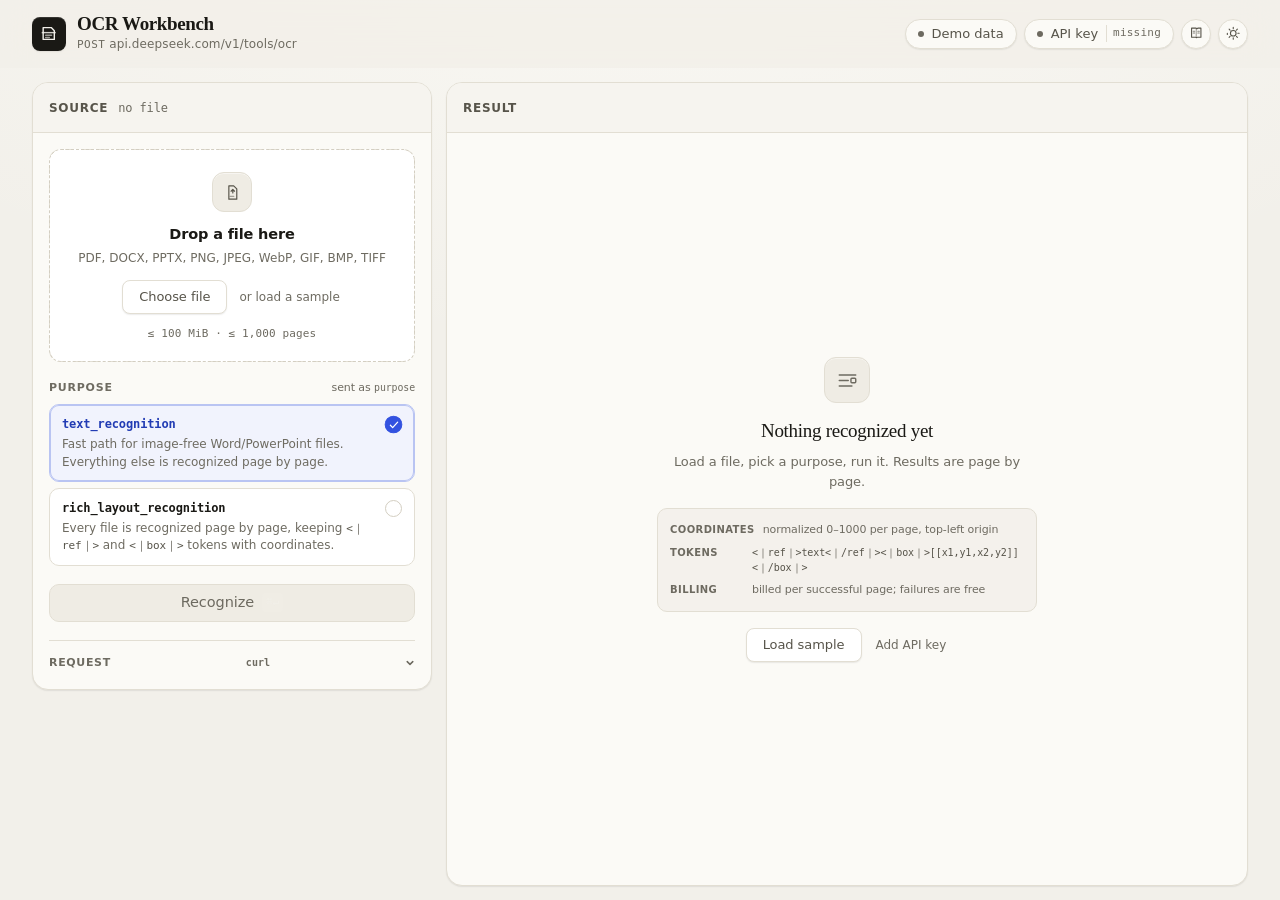
<file: index.html>
<!doctype html>
<html lang="en" data-theme="light">
<head>
<meta charset="utf-8" />
<meta name="viewport" content="width=device-width, initial-scale=1, viewport-fit=cover" />
<title>OCR Workbench</title>
<meta name="color-scheme" content="light dark" />
<meta name="description" content="Test the DeepSeek OCR API in the browser: drop a PDF, image or Word file, then read the result page by page with every ｜box｜ drawn back onto the page." />

<link rel="icon" href="assets/icon.svg" type="image/svg+xml" />
<link rel="icon" href="assets/favicon-32.png" sizes="32x32" type="image/png" />
<link rel="apple-touch-icon" href="assets/apple-touch-icon.png" />
<link rel="manifest" href="site.webmanifest" />
<meta name="theme-color" content="#f2f0ea" media="(prefers-color-scheme: light)" />
<meta name="theme-color" content="#151517" media="(prefers-color-scheme: dark)" />

<meta property="og:type" content="website" />
<meta property="og:site_name" content="OCR Workbench" />
<meta property="og:title" content="OCR Workbench — see what the DeepSeek OCR API actually returns" />
<meta property="og:description" content="Drop a PDF, image or Word file. Read it page by page, with every ｜ref｜ and ｜box｜ token drawn back onto the page." />
<meta property="og:image" content="assets/og-image.png" />
<meta property="og:image:width" content="1200" />
<meta property="og:image:height" content="630" />
<meta property="og:image:alt" content="OCR Workbench: a document page with recognized text surrounded by coordinate boxes." />
<meta name="twitter:card" content="summary_large_image" />
<meta name="twitter:title" content="OCR Workbench — DeepSeek OCR API" />
<meta name="twitter:description" content="Drop a PDF, image or Word file. Read it page by page, with every ｜ref｜ and ｜box｜ token drawn back onto the page." />
<meta name="twitter:image" content="assets/og-image.png" />
<link rel="stylesheet" href="styles.css" />
<script src="js/parse.js" defer></script>
<script src="js/render-md.js" defer></script>
<script src="js/app.js" defer></script>
</head>
<body>
<a class="skip-link" href="#requestPanel">Skip to source</a>

<header class="app-header">
  <div class="brand">
    <span class="mark" aria-hidden="true">
      <svg viewBox="0 0 24 24" fill="none" stroke="currentColor" stroke-width="1.6">
        <path d="M4.75 5.25h9.25l3.5 3.5v10h-12.75z" stroke-linejoin="round" />
        <path class="mark-scan" d="M3.1 11h16" />
        <path d="M7.6 14h6.8M7.6 16.6h4.2" stroke-linecap="round" opacity=".6" />
      </svg>
    </span>
    <div class="brand-copy">
      <h1 class="brand-title">OCR Workbench</h1>
      <p class="brand-sub"><span class="mono">POST</span> api.deepseek.com/v1/tools/ocr</p>
    </div>
  </div>

  <div class="header-actions">
    <button class="pill" id="demoToggle" type="button" aria-pressed="false" title="Toggle demo data">
      <span class="pill-dot" aria-hidden="true"></span>
      <span class="pill-text"><span class="pill-text-long">Demo data</span><span class="pill-text-short">Demo</span></span>
    </button>
    <button class="pill pill--key" id="keyBtn" type="button" aria-haspopup="dialog">
      <span class="pill-dot" id="keyDot" aria-hidden="true"></span>
      <span class="pill-text"><span class="pill-text-long">API key</span><span class="pill-text-short">Key</span></span>
      <span class="pill-state mono" id="keyState">missing</span>
    </button>
    <a class="icon-btn" id="readmeBtn" href="readme.html" aria-label="How this works" title="How this works">
      <svg viewBox="0 0 24 24" fill="none" stroke="currentColor" stroke-width="1.6" aria-hidden="true">
        <path d="M5.2 4.6h6.1a2 2 0 0 1 1.5.7l.2.25.2-.25a2 2 0 0 1 1.5-.7h4.1v13.2h-5.1a1.4 1.4 0 0 0-1.1.5l-.2.25-.2-.25a1.4 1.4 0 0 0-1.1-.5H5.2z" stroke-linejoin="round" />
        <path d="M12 5.9v12.1" stroke-linecap="round" opacity=".5" />
        <path d="M7.6 9.1h2.1M7.6 11.6h2.1M14.3 9.1h2.1M14.3 11.6h2.1" stroke-linecap="round" opacity=".7" />
      </svg>
    </a>
    <button class="icon-btn" id="themeBtn" type="button" aria-label="Switch to dark theme" title="Switch theme">
      <svg class="i-sun" viewBox="0 0 24 24" fill="none" stroke="currentColor" stroke-width="1.6" aria-hidden="true">
        <circle cx="12" cy="12" r="4.1" />
        <path d="M12 3.4v1.9M12 18.7v1.9M3.4 12v1.9M18.7 12h1.9M6 6l1.35 1.35M16.65 16.65 18 18M18 6l-1.35 1.35M7.35 16.65 6 18" stroke-linecap="round" />
      </svg>
      <svg class="i-moon" viewBox="0 0 24 24" fill="none" stroke="currentColor" stroke-width="1.6" aria-hidden="true">
        <path d="M20 14.4A8.2 8.2 0 0 1 9.6 4a8.4 8.4 0 1 0 10.4 10.4z" stroke-linejoin="round" />
      </svg>
    </button>
  </div>
</header>

<main class="workbench">
  <!-- ─────────────────────────── Request ─────────────────────────── -->
  <section class="panel panel--request" id="requestPanel" aria-labelledby="requestTitle">
    <div class="panel-head">
      <div class="panel-head-left">
        <h2 class="panel-title" id="requestTitle">Source</h2>
        <span class="panel-sub" id="sourceSub">no file</span>
      </div>
      <div class="panel-head-right">
        <button class="text-btn" id="clearFileBtn" type="button" hidden>Clear</button>
      </div>
    </div>

    <div class="request-body">
      <!-- File slot -->
      <div class="dropzone" id="dropzone" role="group" aria-labelledby="dzTitle">
        <input type="file" id="fileInput" class="visually-hidden"
               accept=".pdf,.doc,.docx,.ppt,.pptx,.png,.jpg,.jpeg,.webp,.gif,.bmp,.tif,.tiff,application/pdf,image/*" />

        <div class="dz-empty" id="dzEmpty">
          <span class="dz-glyph" aria-hidden="true">
            <svg viewBox="0 0 24 24" fill="none" stroke="currentColor" stroke-width="1.5">
              <path d="M7.4 3.6h6.1l3.9 3.9v12.9h-10z" stroke-linejoin="round" />
              <path d="M12.4 8.2v4.4M10.2 10.4l2.2-2.2 2.2 2.2" stroke-linecap="round" stroke-linejoin="round" />
              <path d="M9 17h4.6" stroke-linecap="round" opacity=".5" />
            </svg>
          </span>
          <p class="dz-title" id="dzTitle">Drop a file here</p>
          <p class="dz-sub">PDF, DOCX, PPTX, PNG, JPEG, WebP, GIF, BMP, TIFF</p>
          <div class="dz-actions">
            <button class="btn-secondary" id="browseBtn" type="button">Choose file</button>
            <button class="text-btn" id="sampleBtn" type="button">or load a sample</button>
          </div>
          <p class="dz-limit">≤ 100 MiB · ≤ 1,000 pages</p>
        </div>

        <figure class="dz-preview" id="dzPreview" hidden>
          <div class="sheet" id="sourceSheet">
            <img id="previewImg" alt="" hidden />
            <canvas id="previewCanvas" hidden></canvas>
            <div class="sheet-fallback" id="previewFallback" hidden>
              <svg viewBox="0 0 24 24" fill="none" stroke="currentColor" stroke-width="1.4" aria-hidden="true">
                <path d="M6.5 3.5h8l3 3v14h-11z" stroke-linejoin="round" />
                <path d="M9.5 12h4M9.5 15h2.5" stroke-linecap="round" opacity=".5" />
              </svg>
              <span>No inline preview for this format</span>
            </div>
          </div>
          <figcaption class="dz-filename" id="dzFilename"></figcaption>
          <button class="dz-replace" id="replaceBtn" type="button">Replace</button>
        </figure>

        <div class="dz-over" id="dzOver" aria-hidden="true">
          <span class="dz-over-badge">Drop to load</span>
        </div>
      </div>

      <dl class="meta-grid" id="fileMeta" hidden>
        <div class="meta-row"><dt>Format</dt><dd class="mono" id="metaFormat">—</dd></div>
        <div class="meta-row"><dt>Size</dt><dd class="mono" id="metaSize">—</dd></div>
        <div class="meta-row"><dt>Pages</dt><dd class="mono" id="metaPages">—</dd></div>
      </dl>

      <!-- Purpose -->
      <div class="field">
        <div class="field-head">
          <span class="field-label">Purpose</span>
          <span class="field-hint">sent as <span class="mono">purpose</span></span>
        </div>
        <div class="purpose" id="purposeGroup" role="radiogroup" aria-label="Recognition purpose">
          <button class="purpose-opt" type="button" role="radio" data-purpose="text_recognition" aria-checked="true">
            <span class="purpose-main">
              <span class="purpose-name mono">text_recognition</span>
              <span class="purpose-desc">Fast path for image-free Word/PowerPoint files. Everything else is recognized page by page.</span>
            </span>
            <span class="purpose-check" aria-hidden="true">
              <svg viewBox="0 0 24 24" fill="none" stroke="currentColor" stroke-width="2.4"><path d="M5 12.5l4.4 4.4L19 6.5" stroke-linecap="round" stroke-linejoin="round" /></svg>
            </span>
          </button>
          <button class="purpose-opt" type="button" role="radio" data-purpose="rich_layout_recognition" aria-checked="false">
            <span class="purpose-main">
              <span class="purpose-name mono">rich_layout_recognition</span>
              <span class="purpose-desc">Every file is recognized page by page, keeping <span class="mono">&lt;｜ref｜&gt;</span> and <span class="mono">&lt;｜box｜&gt;</span> tokens with coordinates.</span>
            </span>
            <span class="purpose-check" aria-hidden="true">
              <svg viewBox="0 0 24 24" fill="none" stroke="currentColor" stroke-width="2.4"><path d="M5 12.5l4.4 4.4L19 6.5" stroke-linecap="round" stroke-linejoin="round" /></svg>
            </span>
          </button>
        </div>
        <p class="field-note" id="purposeFileNote" hidden></p>
      </div>

      <!-- Demo scenario -->
      <div class="demo-row" id="demoRow" hidden>
        <span class="field-label">Demo scenario</span>
        <div class="chips" id="demoScenarios" role="group" aria-label="Demo scenario">
          <button class="chip" type="button" data-scenario="success" aria-pressed="true">success</button>
          <button class="chip" type="button" data-scenario="busy" aria-pressed="false">429</button>
          <button class="chip" type="button" data-scenario="timeout" aria-pressed="false">timeout</button>
        </div>
      </div>

      <!-- Run -->
      <div class="run-row">
        <button class="btn-primary" id="runBtn" type="button">
          <span class="btn-label">Recognize</span>
          <span class="btn-kbd mono" aria-hidden="true">⌘↵</span>
        </button>
        <button class="btn-secondary btn-cancel" id="cancelBtn" type="button" hidden>Cancel</button>
      </div>

      <details class="request-detail" id="requestDetail">
        <summary>
          <span>Request</span>
          <span class="summary-hint mono">curl</span>
          <svg class="summary-arrow" viewBox="0 0 10 10" fill="none" stroke="currentColor" stroke-width="1.5" aria-hidden="true">
            <path d="M2.2 3.6 5 6.4 7.8 3.6" stroke-linecap="round" stroke-linejoin="round" />
          </svg>
        </summary>
        <div class="detail-body">
          <div class="curl">
            <pre id="curlBlock" class="mono">curl https://api.deepseek.com/v1/tools/ocr \
  -H "Authorization: Bearer $DEEPSEEK_API_KEY" \
  -F purpose="text_recognition" \
  -F file="@document.pdf"</pre>
            <button class="icon-btn icon-btn--sm" id="copyCurlBtn" type="button" title="Copy curl" aria-label="Copy curl command">
              <svg viewBox="0 0 24 24" fill="none" stroke="currentColor" stroke-width="1.6" aria-hidden="true">
                <rect x="8.5" y="8.5" width="10" height="12" rx="2.2" />
                <path d="M6.2 15.2A2.4 2.4 0 0 1 5 13V6.4a2.4 2.4 0 0 1 2.4-2.4h6.6" stroke-linecap="round" />
              </svg>
            </button>
          </div>
          <ul class="limits">
            <li><span>File size</span><span class="mono">100 MiB</span></li>
            <li><span>Pages</span><span class="mono">1,000</span></li>
            <li><span>Total time</span><span class="mono">180 s</span></li>
            <li><span>Concurrent</span><span class="mono">15</span></li>
            <li><span>Price</span><span class="mono">$0.225 / 1k pages</span></li>
          </ul>
          <p class="detail-note">A started recognition keeps running and bills if it completes — disconnecting does not stop it.</p>
          <p class="detail-links">
            <a href="https://api-docs.deepseek.com/guides/ocr" target="_blank" rel="noreferrer noopener">OCR guide</a>
            <span aria-hidden="true">·</span>
            <a href="https://api-docs.deepseek.com/api/ocr" target="_blank" rel="noreferrer noopener">API reference</a>
            <span aria-hidden="true">·</span>
            <a href="https://platform.deepseek.com/api_keys" target="_blank" rel="noreferrer noopener">API keys</a>
          </p>
        </div>
      </details>
    </div>
  </section>

  <!-- ─────────────────────────── Result ─────────────────────────── -->
  <section class="panel panel--result" aria-labelledby="resultTitle">
    <div class="panel-head">
      <div class="panel-head-left">
        <h2 class="panel-title" id="resultTitle">Result</h2>
        <span class="status-chip" id="statusChip" hidden></span>
      </div>
      <div class="panel-head-right">
        <div class="tabs" id="viewTabs" role="tablist" aria-label="Result view" hidden>
          <button class="tab" type="button" role="tab" data-view="document" aria-selected="true">Document</button>
          <button class="tab" type="button" role="tab" data-view="text" aria-selected="false">Text</button>
          <button class="tab" type="button" role="tab" data-view="tokens" aria-selected="false">Tokens</button>
          <button class="tab" type="button" role="tab" data-view="json" aria-selected="false">JSON</button>
        </div>
        <div class="tool-actions" id="toolActions" hidden>
          <button class="icon-btn" id="copyResultBtn" type="button" title="Copy result" aria-label="Copy result">
            <svg viewBox="0 0 24 24" fill="none" stroke="currentColor" stroke-width="1.6" aria-hidden="true">
              <rect x="8.5" y="8.5" width="10" height="12" rx="2.2" />
              <path d="M6.2 15.2A2.4 2.4 0 0 1 5 13V6.4a2.4 2.4 0 0 1 2.4-2.4h6.6" stroke-linecap="round" />
            </svg>
          </button>
          <button class="icon-btn" id="downloadBtn" type="button" title="Download JSON" aria-label="Download JSON">
            <svg viewBox="0 0 24 24" fill="none" stroke="currentColor" stroke-width="1.6" aria-hidden="true">
              <path d="M12 4.2v10.2M8.2 10.9l3.8 3.9 3.8-3.9" stroke-linecap="round" stroke-linejoin="round" />
              <path d="M5.2 18.5h13.6" stroke-linecap="round" />
            </svg>
          </button>
        </div>
      </div>
    </div>

    <div class="result-body" id="resultBody">
      <!-- Empty -->
      <div class="state state--empty" id="stateEmpty">
        <div class="empty-card">
          <span class="empty-glyph" aria-hidden="true">
            <svg viewBox="0 0 24 24" fill="none" stroke="currentColor" stroke-width="1.5">
              <path d="M3.4 6.2h17.2M3.4 12h9.4M3.4 17.8h13.2" stroke-linecap="round" />
              <rect x="15.6" y="9.6" width="5" height="4.8" rx="1" />
            </svg>
          </span>
          <h3 class="empty-title">Nothing recognized yet</h3>
          <p class="empty-sub">Load a file, pick a purpose, run it. Results are page by page.</p>
          <ul class="empty-notes">
            <li><span class="note-k">Coordinates</span><span>normalized 0–1000 per page, top-left origin</span></li>
            <li><span class="note-k">Tokens</span><span class="mono">&lt;｜ref｜&gt;text&lt;｜/ref｜&gt;&lt;｜box｜&gt;[[x1,y1,x2,y2]]&lt;｜/box｜&gt;</span></li>
            <li><span class="note-k">Billing</span><span>billed per successful page; failures are free</span></li>
          </ul>
          <div class="empty-actions">
            <button class="btn-secondary" id="emptySampleBtn" type="button">Load sample</button>
            <button class="text-btn" id="emptyKeyBtn" type="button">Add API key</button>
          </div>
        </div>
      </div>

      <!-- Progress -->
      <div class="state state--progress" id="stateProgress" hidden>
        <div class="prog">
          <div class="prog-head">
            <h3 class="prog-title" id="progTitle">Uploading</h3>
            <span class="prog-elapsed mono" id="progElapsed">0.0s</span>
          </div>
          <div class="meter" role="progressbar" aria-labelledby="progTitle" aria-valuemin="0" aria-valuemax="100" id="progMeter">
            <span class="meter-fill" id="progFill"></span>
          </div>
          <div class="heartbeat" id="heartbeat" aria-hidden="true"></div>
          <p class="prog-note" id="progNote">The server streams keep-alive newlines until the result is ready. That is expected.</p>
          <div class="prog-actions">
            <button class="btn-secondary" id="cancelRunBtn" type="button">Cancel request</button>
            <span class="prog-hint">Disconnecting does not cancel a started job.</span>
          </div>
        </div>
      </div>

      <!-- Error -->
      <div class="state state--error" id="stateError" hidden>
        <div class="err">
          <div class="err-head">
            <span class="err-dot" aria-hidden="true"></span>
            <h3 class="err-title" id="errTitle">Request failed</h3>
            <span class="chip chip--status mono" id="errStatus" hidden></span>
          </div>
          <p class="err-why" id="errWhy"></p>
          <div class="err-box">
            <span class="err-box-label">Message</span>
            <p class="err-msg mono" id="errMsg"></p>
          </div>
          <ul class="err-todo" id="errTodo"></ul>
          <div class="err-actions">
            <button class="btn-primary" id="retryBtn" type="button">Try again</button>
            <button class="btn-secondary" id="copyErrBtn" type="button">Copy error</button>
          </div>
          <details class="err-raw">
            <summary>Raw response</summary>
            <pre class="mono" id="errRaw"></pre>
          </details>
        </div>
      </div>

      <!-- Success -->
      <div class="state state--result" id="stateResult" hidden>
        <div class="metrics" id="metrics">
          <div class="metric"><span class="metric-k">Pages</span><span class="metric-v mono" id="mPages">—</span></div>
          <div class="metric"><span class="metric-k">Tokens</span><span class="metric-v mono" id="mTokens">—</span></div>
          <div class="metric"><span class="metric-k">Elapsed</span><span class="metric-v mono" id="mElapsed">—</span></div>
          <div class="metric"><span class="metric-k">Billed</span><span class="metric-v mono" id="mBilled">—</span></div>
        </div>

        <div class="warn-banner" id="warnBanner" hidden>
          <svg viewBox="0 0 24 24" fill="none" stroke="currentColor" stroke-width="1.7" aria-hidden="true">
            <path d="M12 3.6 20.4 18.4H3.6z" stroke-linejoin="round" />
            <path d="M12 9v4.2M12 16.1v.1" stroke-linecap="round" />
          </svg>
          <span id="warnText"></span>
        </div>

        <div class="page-strip" id="pageStrip" hidden role="tablist" aria-label="Page"></div>

        <div class="view" id="viewDocument">
          <div class="stage" id="stage">
            <div class="sheet" id="resultSheet">
              <canvas id="resultCanvas" hidden></canvas>
              <img id="resultImg" alt="Preview of the recognized page" hidden />
              <div class="sheet-fallback" id="resultFallback" hidden>
                <svg viewBox="0 0 24 24" fill="none" stroke="currentColor" stroke-width="1.4" aria-hidden="true">
                  <path d="M6.5 3.5h8l3 3v14h-11z" stroke-linejoin="round" />
                  <path d="M9.5 12h4M9.5 15h2.5" stroke-linecap="round" opacity=".5" />
                </svg>
                <span>No page preview — see Text, Tokens or JSON</span>
              </div>
              <div class="box-layer" id="boxLayer" aria-hidden="true"></div>
            </div>
          </div>
          <div class="stage-toolbar">
            <span class="stage-meta mono" id="stageMeta"></span>
            <div class="stage-tools">
              <div class="zoom" role="group" aria-label="Page zoom">
                <button class="icon-btn icon-btn--sm" id="zoomOutBtn" type="button" aria-label="Zoom out" title="Zoom out">−</button>
                <button class="zoom-value mono" id="zoomValue" type="button" title="Reset zoom">100%</button>
                <button class="icon-btn icon-btn--sm" id="zoomInBtn" type="button" aria-label="Zoom in" title="Zoom in">+</button>
              </div>
              <label class="switch">
              <input type="checkbox" id="boxesToggle" checked />
              <span class="switch-track" aria-hidden="true"><span class="switch-thumb"></span></span>
                <span class="switch-label">Show boxes</span>
              </label>
            </div>
          </div>
          <div class="inspect" id="inspect" data-empty="true">
            <span class="inspect-type mono" id="inspectType" hidden></span>
            <span class="inspect-text" id="inspectText">Hover or focus a block to inspect it</span>
            <span class="inspect-coords mono" id="inspectCoords"></span>
          </div>
          <div class="blocks" id="blocksList" role="list"></div>
        </div>

        <div class="view" id="viewText" hidden>
          <article class="prose" id="proseText"></article>
        </div>

        <div class="view" id="viewTokens" hidden>
          <div class="prose prose--tokens" id="tokensText"></div>
        </div>

        <div class="view" id="viewJson" hidden>
          <pre class="json mono" id="jsonPre"></pre>
        </div>
      </div>
    </div>
  </section>
</main>

<!-- API key dialog -->
<div class="scrim" id="keyScrim" hidden>
  <div class="dialog" id="keyDialog" role="dialog" aria-modal="true" aria-labelledby="keyTitle" aria-describedby="keyDesc">
    <div class="dialog-head">
      <h2 id="keyTitle">API key</h2>
      <button class="icon-btn icon-btn--sm" id="keyCloseBtn" type="button" aria-label="Close">
        <svg viewBox="0 0 24 24" fill="none" stroke="currentColor" stroke-width="1.7" aria-hidden="true"><path d="M7 7l10 10M17 7 7 17" stroke-linecap="round" /></svg>
      </button>
    </div>
    <p class="dialog-desc" id="keyDesc">Requests go straight from this browser to <span class="mono">api.deepseek.com</span>. The key is kept in this browser’s local storage and is never sent anywhere else.</p>
    <div class="field">
      <label class="field-label" for="keyInput">Key</label>
      <div class="key-row">
        <input id="keyInput" type="password" placeholder="sk-…" autocomplete="off" spellcheck="false" aria-describedby="keyNote" />
        <button class="btn-secondary btn-reveal" id="keyRevealBtn" type="button" aria-pressed="false">Show</button>
      </div>
      <p class="field-note" id="keyNote">platform.deepseek.com → API keys. Not needed for demo mode.</p>
    </div>
    <div class="dialog-actions">
      <button class="text-btn" id="keyForgetBtn" type="button" hidden>Forget key</button>
      <span class="dialog-spacer"></span>
      <button class="btn-secondary" id="keyCancelBtn" type="button">Cancel</button>
      <button class="btn-primary btn-primary--auto" id="keySaveBtn" type="button">Save &amp; test</button>
    </div>
  </div>
</div>

<!-- Block detail: full text, or a table rendered from its parsed rows -->
<div class="scrim" id="blockScrim" hidden>
  <div class="dialog dialog--block" id="blockDialog" role="dialog" aria-modal="true" aria-labelledby="blockTitle" tabindex="-1">
    <div class="dialog-head">
      <div class="block-dialog-head">
        <span class="block-type mono" id="blockKind"></span>
        <h2 id="blockTitle">Block</h2>
        <span class="block-dialog-meta mono" id="blockMeta"></span>
      </div>
      <button class="icon-btn icon-btn--sm" id="blockCloseBtn" type="button" aria-label="Close">
        <svg viewBox="0 0 24 24" fill="none" stroke="currentColor" stroke-width="1.7" aria-hidden="true"><path d="M7 7l10 10M17 7 7 17" stroke-linecap="round" /></svg>
      </button>
    </div>

    <div class="block-subbar">
      <div class="tabs block-tabs" id="blockTabs" role="tablist" aria-label="Block view">
        <button class="tab" type="button" role="tab" data-block-view="rendered" aria-selected="true">Rendered</button>
        <button class="tab" type="button" role="tab" data-block-view="raw" aria-selected="false">Raw</button>
      </div>
      <button class="block-scope" id="blockScopeBtn" type="button" aria-pressed="false"
              title="Show the OCR of every page, not just this block">Whole document</button>
    </div>

    <div class="block-body">
      <div class="block-result" id="blockResult">
        <div class="block-rendered" id="blockRendered"></div>
        <pre class="block-raw mono" id="blockRaw" hidden></pre>
      </div>
      <aside class="block-ref" id="blockRef" aria-label="Source page">
        <div class="block-ref-head">
          <span class="block-ref-k">Source page</span>
          <span class="block-ref-meta mono" id="blockRefMeta"></span>
          <label class="switch switch--ref" title="Draw the selected block's box on the page">
            <input type="checkbox" id="refBoxesToggle" />
            <span class="switch-track" aria-hidden="true"><span class="switch-thumb"></span></span>
            <span class="switch-label">Box</span>
          </label>
          <div class="zoom zoom--ref" role="group" aria-label="Page zoom">
            <button class="icon-btn icon-btn--sm" id="refZoomOut" type="button" aria-label="Zoom page out" title="Zoom out">−</button>
            <button class="zoom-value mono" id="refZoomValue" type="button" title="Reset zoom">100%</button>
            <button class="icon-btn icon-btn--sm" id="refZoomIn" type="button" aria-label="Zoom page in" title="Zoom in">+</button>
          </div>
          <button class="text-btn block-ref-toggle" id="blockRefToggle" type="button" aria-pressed="true">Hide</button>
        </div>
        <div class="block-ref-stage" id="blockRefStage"></div>
      </aside>
    </div>

    <div class="dialog-actions">
      <button class="btn-secondary" id="blockCopyBtn" type="button">Copy text</button>
      <button class="btn-secondary" id="blockCopyJsonBtn" type="button">Copy JSON</button>
      <span class="dialog-spacer"></span>
      <button class="btn-primary btn-primary--auto" id="blockDoneBtn" type="button">Done</button>
    </div>
  </div>
</div>

<div class="toast-host" id="toastHost" role="status" aria-live="polite"></div>

<noscript>
  <p style="padding:24px;font:14px/1.6 system-ui">This workbench needs JavaScript to run recognitions and render the results.</p>
</noscript>
</body>
</html>
</file>
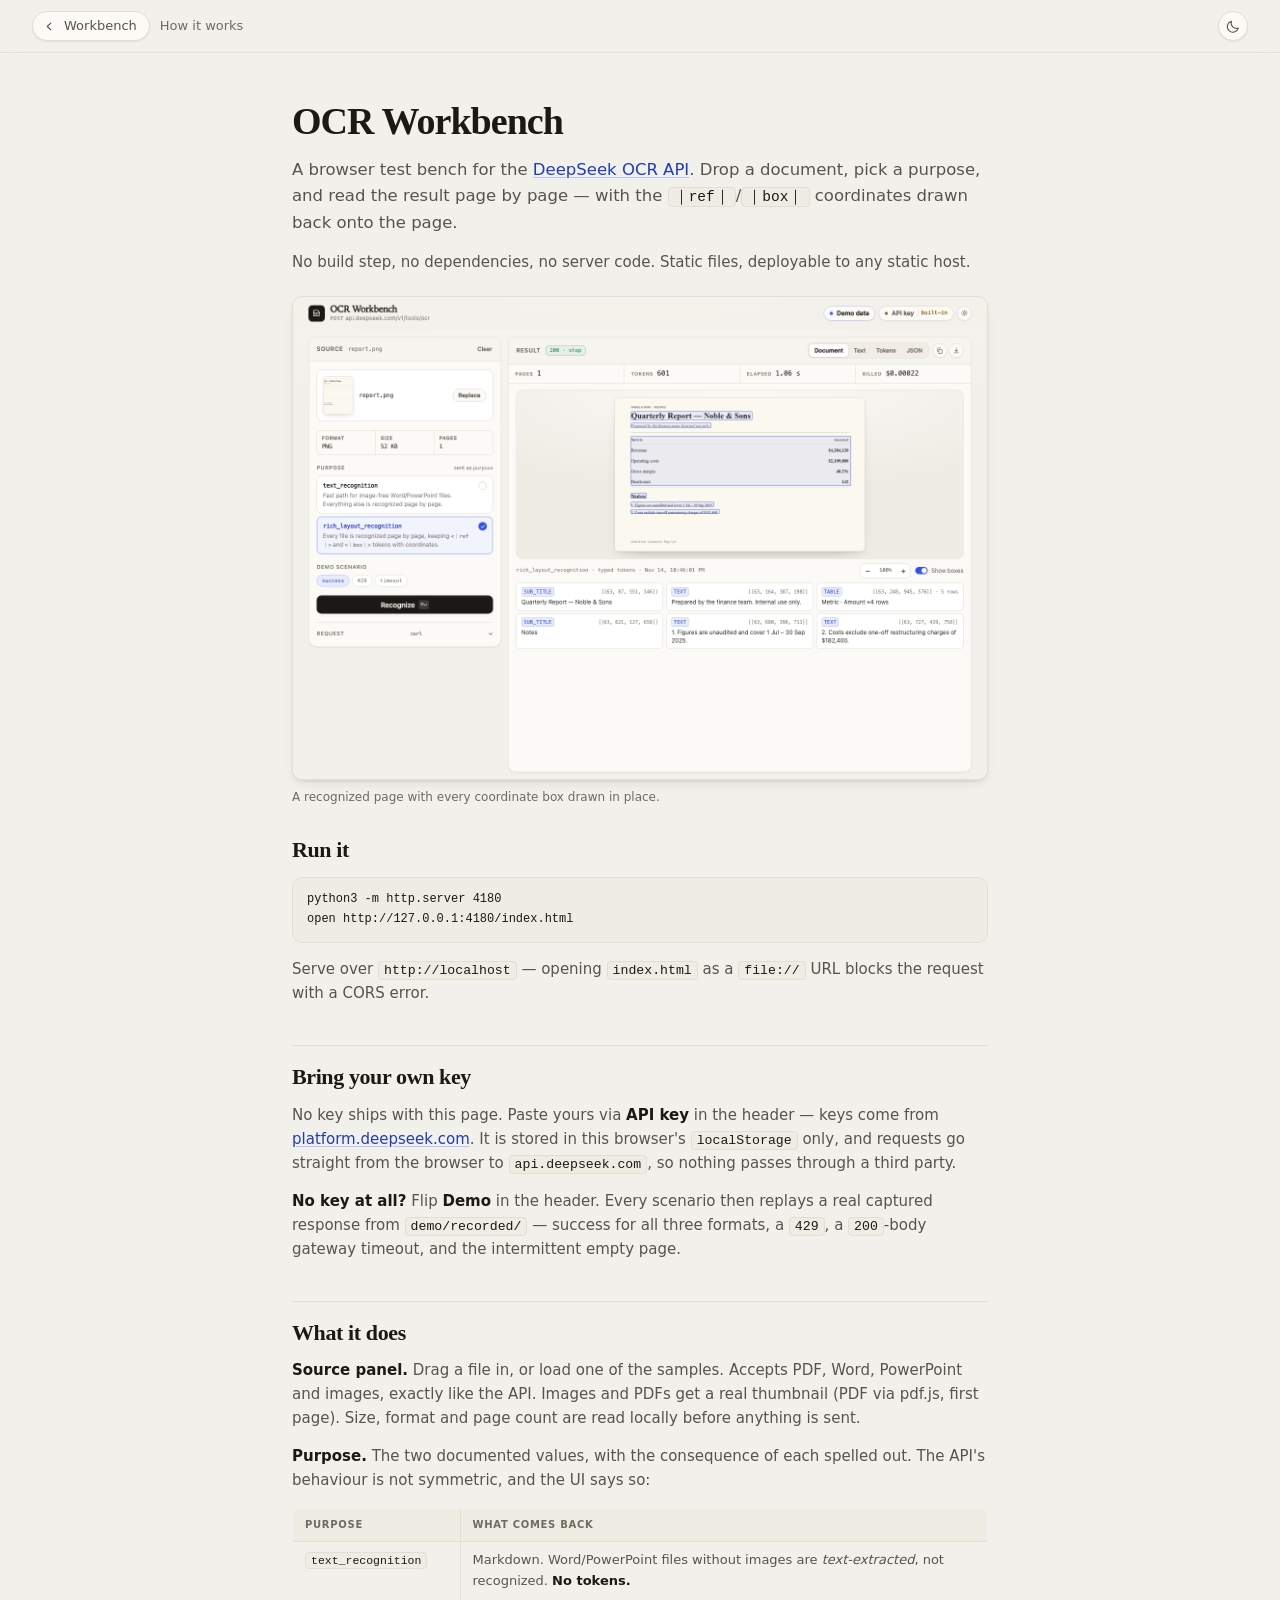
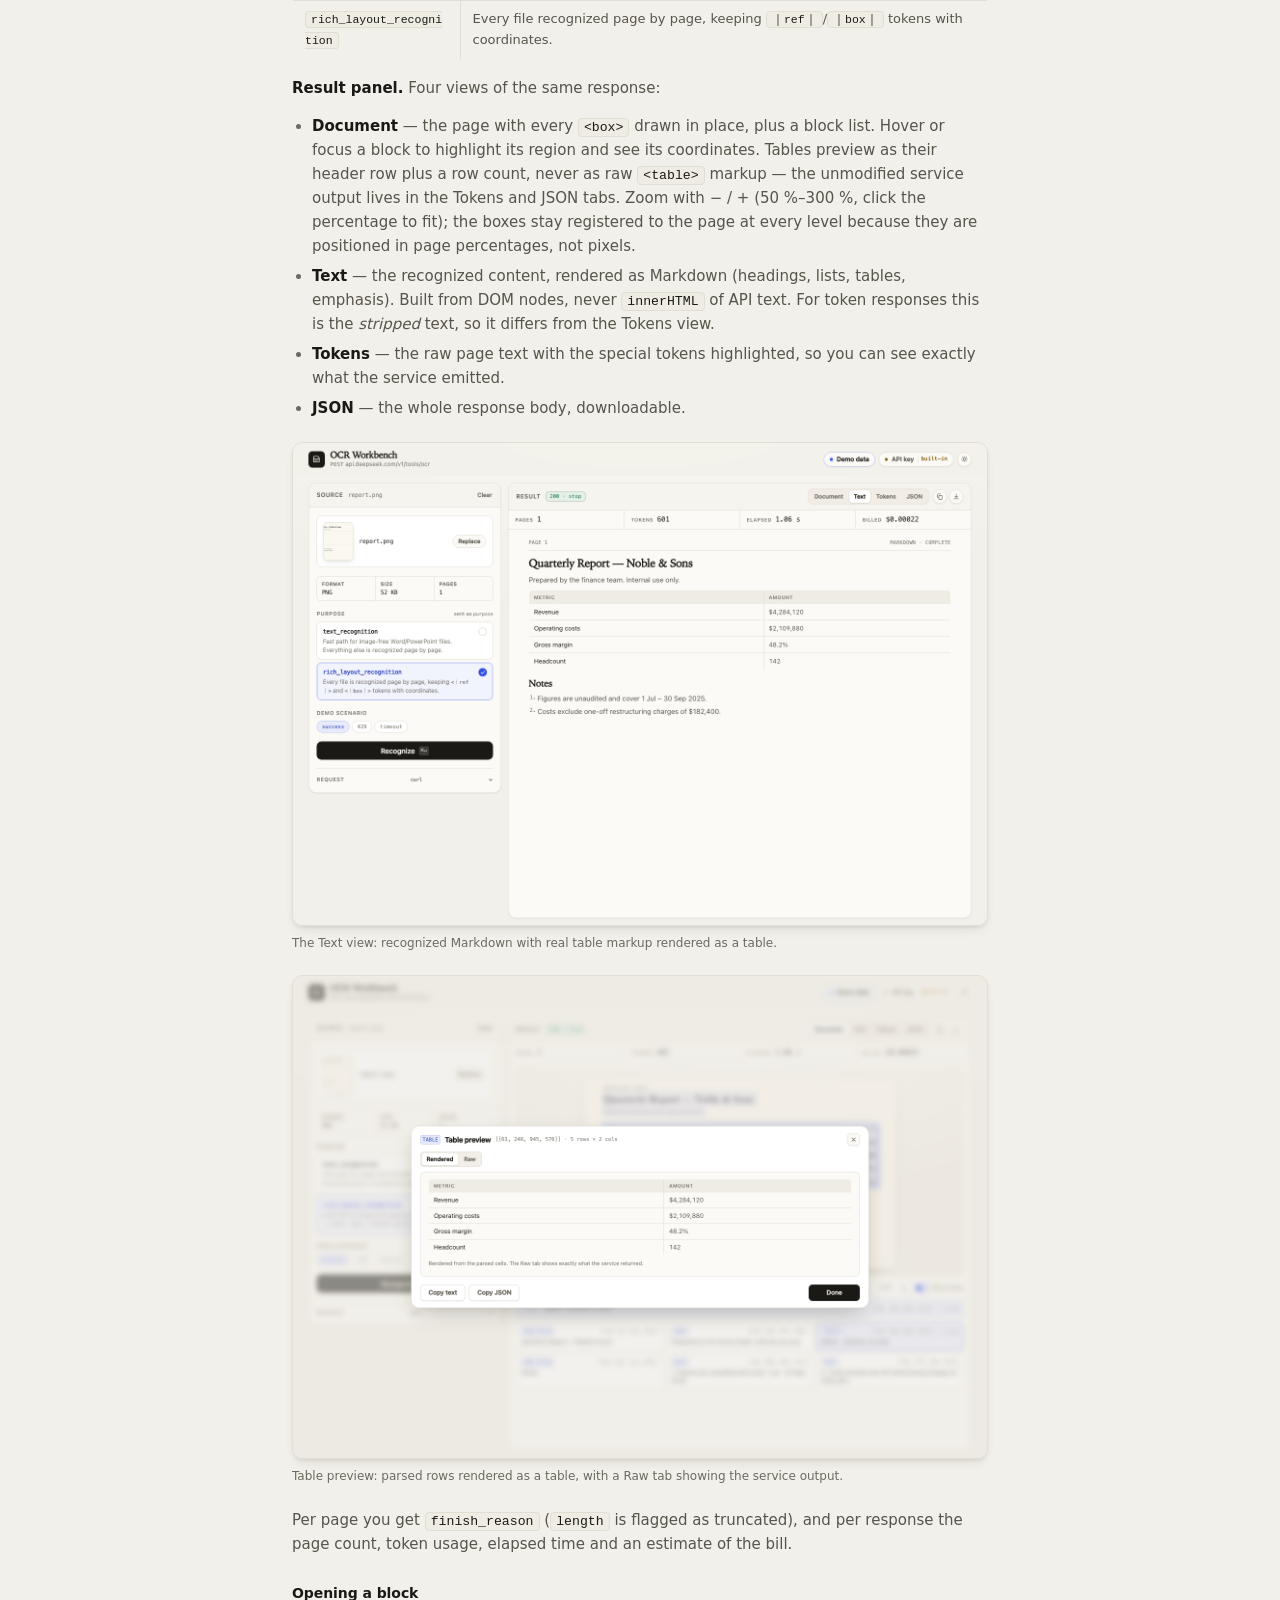
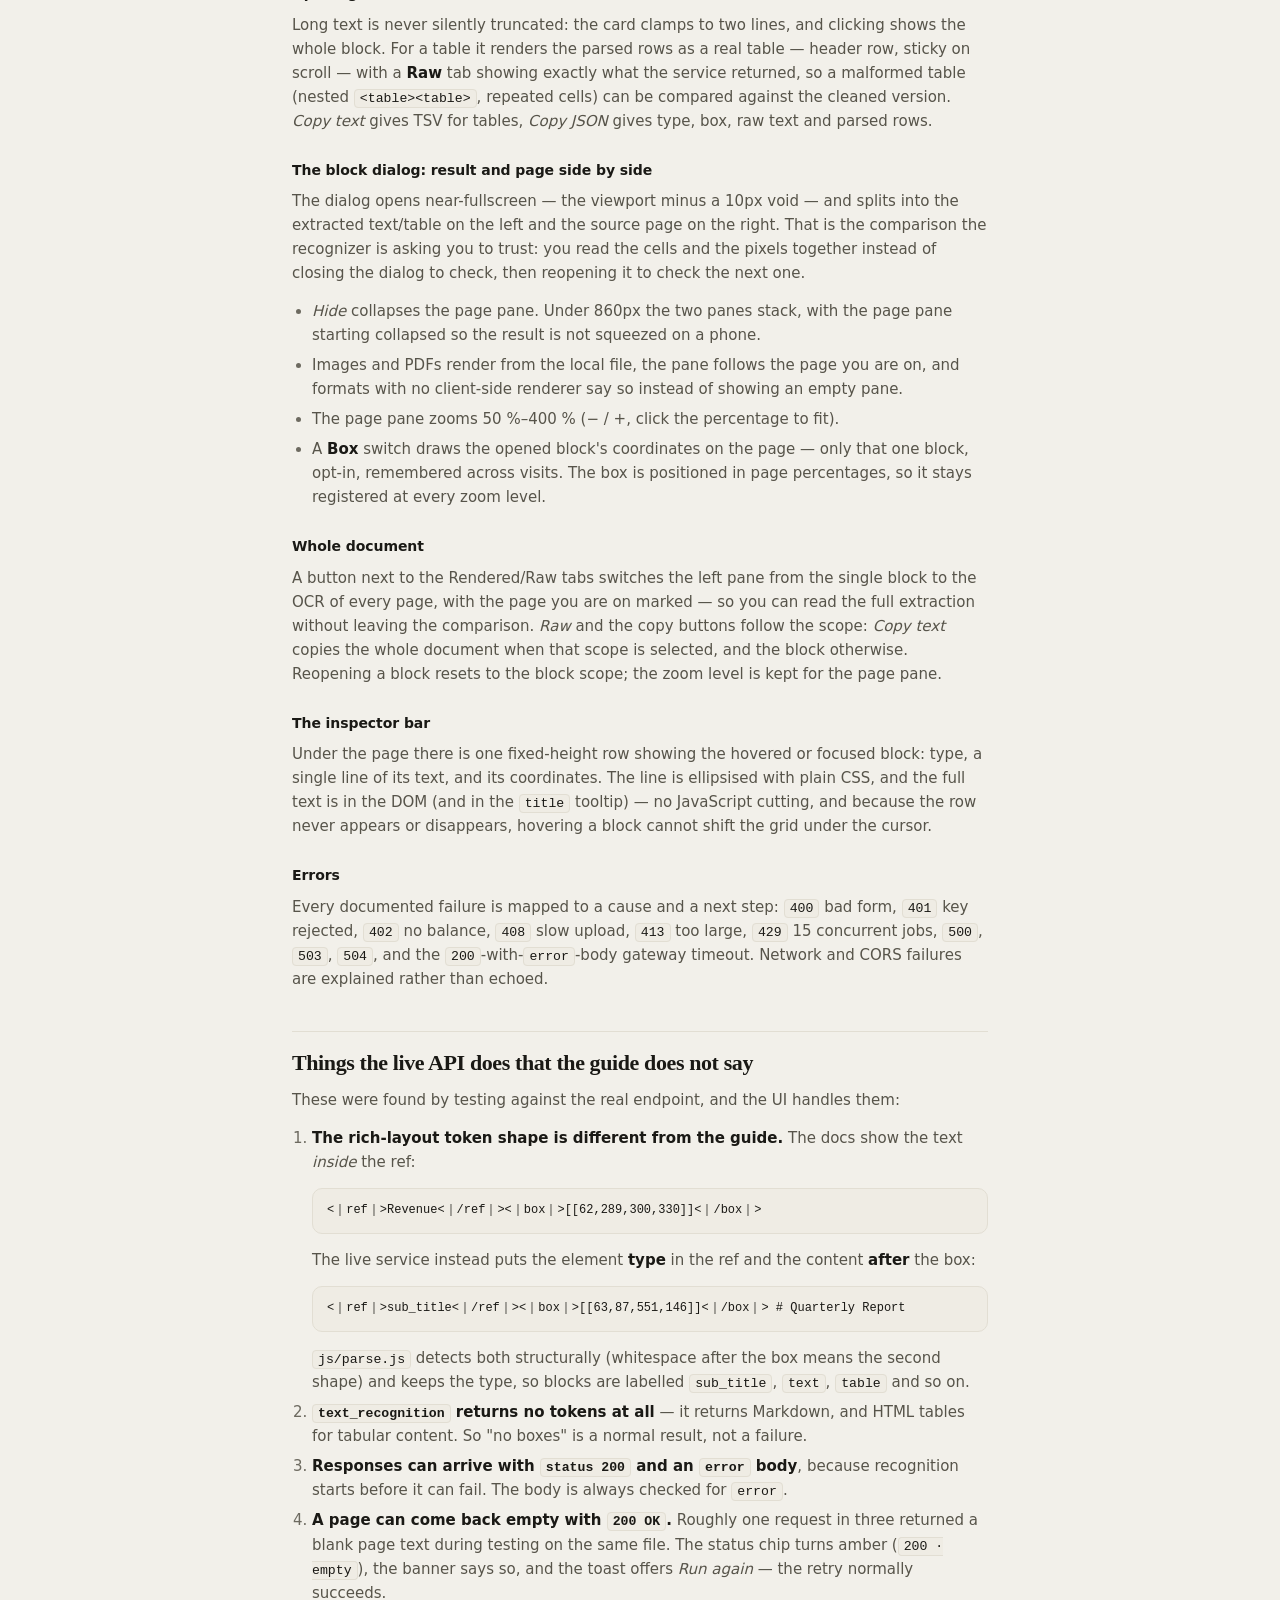
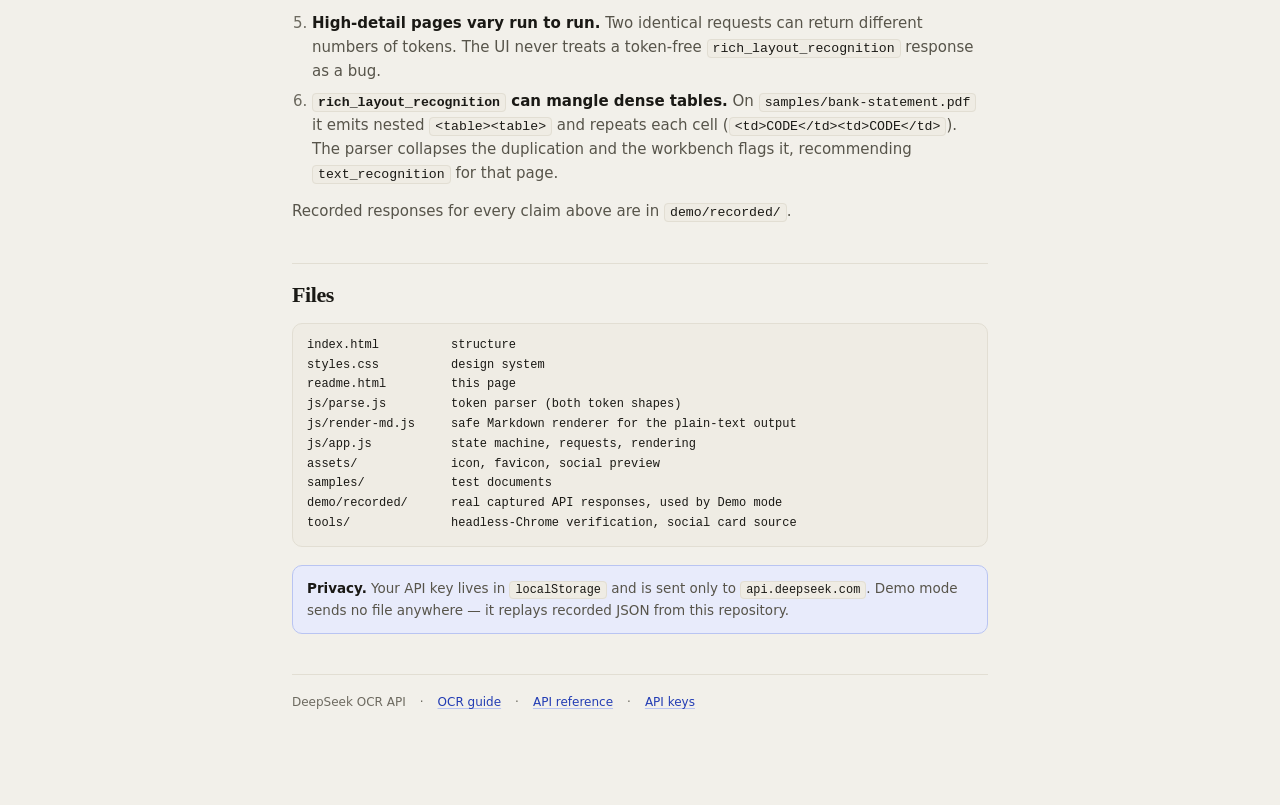
<file: readme.html>
<!DOCTYPE html>
<html lang="en" data-theme="light">
<head>
<meta charset="utf-8" />
<meta name="viewport" content="width=device-width, initial-scale=1, viewport-fit=cover" />
<title>How it works — OCR Workbench</title>
<meta name="description" content="How the OCR Workbench works: purposes, result views, the block dialog, and the places where the live DeepSeek OCR API differs from its guide." />
<link rel="icon" href="assets/icon.svg" type="image/svg+xml" />
<link rel="icon" href="assets/favicon-32.png" sizes="32x32" type="image/png" />
<link rel="apple-touch-icon" href="assets/apple-touch-icon.png" />
<style>
/* Standalone doc page. Shares the app's palette and type stack, but keeps its
   own small stylesheet so it has no dependency on styles.css. */
:root {
  --paper: #f2f0ea;
  --paper-edge: #e9e6de;
  --surface: #fbfaf6;
  --surface-raised: #ffffff;
  --surface-sunken: #efece4;
  --ink: #1a1915;
  --ink-2: #57544a;
  --ink-3: #6e6b61;
  --ink-4: #6d6a60;
  --line: #e2ded3;
  --line-2: #d3cec1;
  --line-strong: #bdb7a7;
  --accent: #3352e0;
  --accent-ink: #223cb4;
  --accent-soft: #e8ebfb;
  --accent-line: #b9c4f2;
  --warn: #8a5c0d;
  --warn-soft: #f6ecd8;
  --shadow-sm: 0 1px 2px rgb(28 25 16 / 0.05), 0 1px 1px rgb(28 25 16 / 0.03);
  --shadow-md: 0 2px 3px rgb(28 25 16 / 0.05), 0 6px 14px -6px rgb(28 25 16 / 0.14);
  --ease-out: cubic-bezier(0.23, 1, 0.32, 1);
  --serif: "Newsreader", "Iowan Old Style", "Palatino Linotype", "Source Serif 4", Georgia, serif;
  --sans: -apple-system, BlinkMacSystemFont, "SF Pro Text", "Inter", "Segoe UI", system-ui, sans-serif;
  --mono: "SF Mono", ui-monospace, "JetBrains Mono", "Roboto Mono", Menlo, monospace;
  color-scheme: light;
}
html[data-theme="dark"] {
  /* Same palette as styles.css: neutral charcoal ramp + dark blue chrome. */
  --paper: #151517;
  --paper-edge: #101011;
  --surface: #1b1b1c;
  --surface-raised: #242425;
  --surface-sunken: #111112;
  --ink: #ececeb;
  --ink-2: #a9a9a8;
  --ink-3: #969594;
  --ink-4: #929190;
  --line: #2b2b2d;
  --line-2: #39393c;
  --line-strong: #4c4c50;
  --blue-paper: #1a1f25;
  --blue-surface: #242931;
  --accent: #8ea0ff;
  --accent-ink: #aab8ff;
  --accent-soft: #232a3a;
  --accent-line: #38445f;
  --warn: #dfae5e;
  --warn-soft: #2a2216;
  --shadow-sm: 0 1px 2px rgb(0 0 0 / 0.4);
  --shadow-md: 0 2px 3px rgb(0 0 0 / 0.3), 0 8px 18px -8px rgb(0 0 0 / 0.5);
  color-scheme: dark;
}
* { box-sizing: border-box; }
[hidden] { display: none !important; }
html { -webkit-text-size-adjust: 100%; }
body {
  margin: 0;
  background: var(--paper);
  color: var(--ink);
  font-family: var(--sans);
  font-size: 15px;
  line-height: 1.6;
  -webkit-font-smoothing: antialiased;
}
a { color: var(--accent-ink); text-decoration: underline; text-underline-offset: 2px; text-decoration-color: var(--accent-line); }
a:hover { text-decoration-color: currentColor; }
:focus-visible { outline: 2px solid var(--accent); outline-offset: 2px; border-radius: 4px; }
code, pre, .mono { font-family: var(--mono); }
code {
  font-size: 0.88em;
  padding: 1px 5px;
  border-radius: 4px;
  background: var(--surface-sunken);
  border: 1px solid var(--line);
  color: var(--ink);
  overflow-wrap: anywhere;
}
pre {
  margin: 14px 0;
  padding: 12px 14px;
  border-radius: 10px;
  border: 1px solid var(--line);
  background: var(--surface-sunken);
  font-size: 12px;
  line-height: 1.65;
  color: var(--ink-2);
  overflow-x: auto;
}
pre code { padding: 0; border: 0; background: none; font-size: inherit; }

.bar {
  position: sticky;
  top: 0;
  z-index: 10;
  display: flex;
  align-items: center;
  gap: 10px;
  padding: 11px clamp(16px, 4vw, 32px);
  background: color-mix(in oklab, var(--paper) 88%, transparent);
  backdrop-filter: blur(10px) saturate(1.2);
  -webkit-backdrop-filter: blur(10px) saturate(1.2);
  border-bottom: 1px solid var(--line);
}
.back {
  display: inline-flex;
  align-items: center;
  gap: 7px;
  height: 30px;
  padding: 0 12px 0 9px;
  border: 1px solid var(--line);
  border-radius: 999px;
  background: var(--surface);
  color: var(--ink-2);
  font-size: 13px;
  font-weight: 510;
  text-decoration: none;
  box-shadow: var(--shadow-sm);
  transition: color 140ms var(--ease-out), border-color 140ms var(--ease-out),
    background-color 140ms var(--ease-out);
}
.back:hover { color: var(--ink); border-color: var(--line-strong); background: var(--surface-raised); }
html[data-theme="dark"] .bar { background: color-mix(in oklab, var(--blue-paper) 90%, transparent); }
html[data-theme="dark"] .back,
html[data-theme="dark"] .theme { background: var(--blue-surface); border-color: var(--line-2); }
html[data-theme="dark"] .back:hover,
html[data-theme="dark"] .theme:hover { background: color-mix(in oklab, var(--blue-surface) 78%, var(--ink)); }
.back:active { transform: scale(0.97); }
.back svg { width: 15px; height: 15px; }
.bar-title { font-size: 13px; color: var(--ink-3); font-weight: 500; }
.bar-spacer { flex: 1; }
.theme {
  display: inline-flex;
  align-items: center;
  justify-content: center;
  width: 30px; height: 30px;
  border: 1px solid var(--line);
  border-radius: 50%;
  background: var(--surface);
  color: var(--ink-2);
  box-shadow: var(--shadow-sm);
  transition: color 140ms var(--ease-out), border-color 140ms var(--ease-out);
}
.theme:hover { color: var(--ink); border-color: var(--line-strong); }
.theme svg { width: 17px; height: 17px; }
html[data-theme="dark"] .i-moon,
html[data-theme="light"] .i-sun { display: none; }

main {
  max-width: 760px;
  margin-inline: auto;
  padding: clamp(24px, 5vw, 48px) clamp(18px, 4vw, 32px) 96px;
}
.doc h1 {
  font-family: var(--serif);
  font-size: clamp(28px, 4.6vw, 38px);
  font-weight: 560;
  letter-spacing: -0.025em;
  line-height: 1.1;
  margin: 0 0 14px;
}
.doc h2 {
  font-family: var(--serif);
  font-size: 22px;
  font-weight: 550;
  letter-spacing: -0.018em;
  line-height: 1.2;
  margin: 40px 0 12px;
  padding-top: 18px;
  border-top: 1px solid var(--line);
}
.doc h2:first-of-type { border-top: 0; padding-top: 0; margin-top: 30px; }
.doc h3 {
  font-size: 14px;
  font-weight: 620;
  letter-spacing: -0.005em;
  margin: 26px 0 8px;
}
.doc p { margin: 0 0 14px; color: var(--ink-2); }
.doc h1 + p,
.doc .lede { font-size: 16.5px; color: var(--ink-2); }
.doc ul, .doc ol { margin: 0 0 14px; padding-left: 20px; color: var(--ink-2); }
.doc li { margin-bottom: 6px; }
.doc li::marker { color: var(--ink-4); }
.doc strong { color: var(--ink); font-weight: 620; }
.doc img {
  display: block;
  width: 100%;
  height: auto;
  margin: 18px 0 6px;
  border-radius: 10px;
  border: 1px solid var(--line);
  box-shadow: var(--shadow-md);
}
.doc figure { margin: 22px 0; }
.doc figcaption { margin-top: 8px; font-size: 12px; color: var(--ink-4); }
.doc table {
  width: 100%;
  margin: 16px 0;
  border-collapse: collapse;
  font-size: 13px;
  border: 1px solid var(--line);
  border-radius: 8px;
  overflow: clip;
  font-variant-numeric: tabular-nums;
}
.doc th, .doc td {
  padding: 8px 12px;
  text-align: left;
  border-bottom: 1px solid var(--line);
  border-right: 1px solid var(--line);
  vertical-align: top;
}
.doc th:last-child, .doc td:last-child { border-right: 0; }
.doc tr:last-child td { border-bottom: 0; }
.doc th {
  background: var(--surface-sunken);
  font-size: 10px;
  font-weight: 620;
  letter-spacing: 0.07em;
  text-transform: uppercase;
  color: var(--ink-3);
}
.doc td { color: var(--ink-2); }
.doc td code { font-size: 11.5px; }

.note {
  margin: 18px 0;
  padding: 12px 14px;
  border-radius: 10px;
  border: 1px solid var(--accent-line);
  background: var(--accent-soft);
  font-size: 13.5px;
  line-height: 1.6;
  color: var(--ink-2);
}
.note strong { color: var(--ink); }
.note--warn {
  border-color: color-mix(in oklab, var(--warn) 30%, var(--line));
  background: var(--warn-soft);
}
.foot {
  margin-top: 40px;
  padding-top: 18px;
  border-top: 1px solid var(--line);
  font-size: 12px;
  color: var(--ink-4);
  display: flex;
  flex-wrap: wrap;
  gap: 6px 14px;
}
@media (prefers-reduced-motion: reduce) {
  * { transition: none !important; animation: none !important; }
}
</style>
</head>
<body>

<div class="bar">
  <a class="back" href="index.html">
    <svg viewBox="0 0 24 24" fill="none" stroke="currentColor" stroke-width="1.8" aria-hidden="true">
      <path d="M14 6.5 8.5 12 14 17.5" stroke-linecap="round" stroke-linejoin="round" />
    </svg>
    Workbench
  </a>
  <span class="bar-title">How it works</span>
  <span class="bar-spacer"></span>
  <button class="theme" id="themeBtn" type="button" aria-label="Switch to dark theme" title="Switch theme">
    <svg class="i-sun" viewBox="0 0 24 24" fill="none" stroke="currentColor" stroke-width="1.6" aria-hidden="true">
      <circle cx="12" cy="12" r="4.1" />
      <path d="M12 3.4v1.9M12 18.7v1.9M3.4 12v1.9M18.7 12h1.9M6 6l1.35 1.35M16.65 16.65 18 18M18 6l-1.35 1.35M7.35 16.65 6 18" stroke-linecap="round" />
    </svg>
    <svg class="i-moon" viewBox="0 0 24 24" fill="none" stroke="currentColor" stroke-width="1.6" aria-hidden="true">
      <path d="M20 14.4A8.2 8.2 0 0 1 9.6 4a8.4 8.4 0 1 0 10.4 10.4z" stroke-linejoin="round" />
    </svg>
  </button>
</div>

<main>
<article class="doc">

  <h1>OCR Workbench</h1>
  <p class="lede">A browser test bench for the
    <a href="https://api-docs.deepseek.com/guides/ocr" target="_blank" rel="noreferrer noopener">DeepSeek OCR API</a>.
    Drop a document, pick a purpose, and read the result page by page — with the
    <code>｜ref｜</code>/<code>｜box｜</code> coordinates drawn back onto the page.</p>

  <p>No build step, no dependencies, no server code. Static files, deployable to any
    static host.</p>

  <figure>
    <img src="assets/screenshot-result.png" alt="The workbench showing a recognized page with every coordinate box drawn in place" loading="lazy" />
    <figcaption>A recognized page with every coordinate box drawn in place.</figcaption>
  </figure>

  <h2>Run it</h2>
  <pre><code>python3 -m http.server 4180
open http://127.0.0.1:4180/index.html</code></pre>
  <p>Serve over <code>http://localhost</code> — opening <code>index.html</code> as a
    <code>file://</code> URL blocks the request with a CORS error.</p>

  <h2>Bring your own key</h2>
  <p>No key ships with this page. Paste yours via <strong>API key</strong> in the header —
    keys come from <a href="https://platform.deepseek.com/api_keys" target="_blank" rel="noreferrer noopener">platform.deepseek.com</a>.
    It is stored in this browser's <code>localStorage</code> only, and requests go
    straight from the browser to <code>api.deepseek.com</code>, so nothing passes
    through a third party.</p>
  <p><strong>No key at all?</strong> Flip <strong>Demo</strong> in the header. Every scenario
    then replays a real captured response from <code>demo/recorded/</code> — success for
    all three formats, a <code>429</code>, a <code>200</code>-body gateway timeout, and the
    intermittent empty page.</p>

  <h2>What it does</h2>
  <p><strong>Source panel.</strong> Drag a file in, or load one of the samples. Accepts PDF,
    Word, PowerPoint and images, exactly like the API. Images and PDFs get a real
    thumbnail (PDF via pdf.js, first page). Size, format and page count are read
    locally before anything is sent.</p>

  <p><strong>Purpose.</strong> The two documented values, with the consequence of each spelled
    out. The API's behaviour is not symmetric, and the UI says so:</p>
  <table>
    <thead>
      <tr><th>purpose</th><th>what comes back</th></tr>
    </thead>
    <tbody>
      <tr>
        <td><code>text_recognition</code></td>
        <td>Markdown. Word/PowerPoint files without images are <em>text-extracted</em>, not recognized. <strong>No tokens.</strong></td>
      </tr>
      <tr>
        <td><code>rich_layout_recognition</code></td>
        <td>Every file recognized page by page, keeping <code>｜ref｜</code>/<code>｜box｜</code> tokens with coordinates.</td>
      </tr>
    </tbody>
  </table>

  <p><strong>Result panel.</strong> Four views of the same response:</p>
  <ul>
    <li><strong>Document</strong> — the page with every <code>&lt;box&gt;</code> drawn in place, plus a
      block list. Hover or focus a block to highlight its region and see its
      coordinates. Tables preview as their header row plus a row count, never as
      raw <code>&lt;table&gt;</code> markup — the unmodified service output lives in the Tokens
      and JSON tabs. Zoom with − / + (50 %–300 %, click the percentage to fit); the
      boxes stay registered to the page at every level because they are positioned
      in page percentages, not pixels.</li>
    <li><strong>Text</strong> — the recognized content, rendered as Markdown (headings, lists,
      tables, emphasis). Built from DOM nodes, never <code>innerHTML</code> of API text. For
      token responses this is the <em>stripped</em> text, so it differs from the Tokens view.</li>
    <li><strong>Tokens</strong> — the raw page text with the special tokens highlighted, so you
      can see exactly what the service emitted.</li>
    <li><strong>JSON</strong> — the whole response body, downloadable.</li>
  </ul>

  <figure>
    <img src="assets/screenshot-text.png" alt="The Text view: the recognized Markdown with real table markup rendered as a table" loading="lazy" />
    <figcaption>The Text view: recognized Markdown with real table markup rendered as a table.</figcaption>
  </figure>
  <figure>
    <img src="assets/screenshot-table.png" alt="Table preview: parsed rows rendered as a table, with a Raw tab showing the service output" loading="lazy" />
    <figcaption>Table preview: parsed rows rendered as a table, with a Raw tab showing the service output.</figcaption>
  </figure>

  <p>Per page you get <code>finish_reason</code> (<code>length</code> is flagged as truncated), and per
    response the page count, token usage, elapsed time and an estimate of the bill.</p>

  <h3>Opening a block</h3>
  <p>Long text is never silently truncated: the card clamps to two lines, and clicking
    shows the whole block. For a table it renders the parsed rows as a real table —
    header row, sticky on scroll — with a <strong>Raw</strong> tab showing exactly what the
    service returned, so a malformed table (nested <code>&lt;table&gt;&lt;table&gt;</code>, repeated cells)
    can be compared against the cleaned version. <em>Copy text</em> gives TSV for tables,
    <em>Copy JSON</em> gives type, box, raw text and parsed rows.</p>

  <h3>The block dialog: result and page side by side</h3>
  <p>The dialog opens near-fullscreen — the viewport minus a 10px void — and splits
    into the extracted text/table on the left and the source page on the right. That
    is the comparison the recognizer is asking you to trust: you read the cells and
    the pixels together instead of closing the dialog to check, then reopening it to
    check the next one.</p>
  <ul>
    <li><em>Hide</em> collapses the page pane. Under 860px the two panes stack, with
      the page pane starting collapsed so the result is not squeezed on a phone.</li>
    <li>Images and PDFs render from the local file, the pane follows the page you are
      on, and formats with no client-side renderer say so instead of showing an empty pane.</li>
    <li>The page pane zooms 50 %–400 % (− / +, click the percentage to fit).</li>
    <li>A <strong>Box</strong> switch draws the opened block's coordinates on the page — only
      that one block, opt-in, remembered across visits. The box is positioned in page
      percentages, so it stays registered at every zoom level.</li>
  </ul>

  <h3>Whole document</h3>
  <p>A button next to the Rendered/Raw tabs switches the left pane from the single
    block to the OCR of every page, with the page you are on marked — so you can read
    the full extraction without leaving the comparison. <em>Raw</em> and the copy buttons
    follow the scope: <em>Copy text</em> copies the whole document when that scope is
    selected, and the block otherwise. Reopening a block resets to the block scope;
    the zoom level is kept for the page pane.</p>

  <h3>The inspector bar</h3>
  <p>Under the page there is one fixed-height row showing the hovered or focused
    block: type, a single line of its text, and its coordinates. The line is
    ellipsised with plain CSS, and the full text is in the DOM (and in the
    <code>title</code> tooltip) — no JavaScript cutting, and because the row never appears
    or disappears, hovering a block cannot shift the grid under the cursor.</p>

  <h3>Errors</h3>
  <p>Every documented failure is mapped to a cause and a next step: <code>400</code> bad form,
    <code>401</code> key rejected, <code>402</code> no balance, <code>408</code> slow upload, <code>413</code> too large,
    <code>429</code> 15 concurrent jobs, <code>500</code>, <code>503</code>, <code>504</code>, and the
    <code>200</code>-with-<code>error</code>-body gateway timeout. Network and CORS failures are
    explained rather than echoed.</p>

  <h2>Things the live API does that the guide does not say</h2>
  <p>These were found by testing against the real endpoint, and the UI handles them:</p>
  <ol>
    <li><strong>The rich-layout token shape is different from the guide.</strong> The docs show
      the text <em>inside</em> the ref:
      <pre><code>&lt;｜ref｜&gt;Revenue&lt;｜/ref｜&gt;&lt;｜box｜&gt;[[62,289,300,330]]&lt;｜/box｜&gt;</code></pre>
      The live service instead puts the element <strong>type</strong> in the ref and the content
      <strong>after</strong> the box:
      <pre><code>&lt;｜ref｜&gt;sub_title&lt;｜/ref｜&gt;&lt;｜box｜&gt;[[63,87,551,146]]&lt;｜/box｜&gt; # Quarterly Report</code></pre>
      <code>js/parse.js</code> detects both structurally (whitespace after the box means the
      second shape) and keeps the type, so blocks are labelled <code>sub_title</code>,
      <code>text</code>, <code>table</code> and so on.</li>
    <li><strong><code>text_recognition</code> returns no tokens at all</strong> — it returns Markdown,
      and HTML tables for tabular content. So "no boxes" is a normal result, not a failure.</li>
    <li><strong>Responses can arrive with <code>status 200</code> and an <code>error</code> body</strong>,
      because recognition starts before it can fail. The body is always checked for <code>error</code>.</li>
    <li><strong>A page can come back empty with <code>200 OK</code>.</strong> Roughly one request in
      three returned a blank page text during testing on the same file. The status
      chip turns amber (<code>200 · empty</code>), the banner says so, and the toast offers
      <em>Run again</em> — the retry normally succeeds.</li>
    <li><strong>High-detail pages vary run to run.</strong> Two identical requests can return
      different numbers of tokens. The UI never treats a token-free
      <code>rich_layout_recognition</code> response as a bug.</li>
    <li><strong><code>rich_layout_recognition</code> can mangle dense tables.</strong> On
      <code>samples/bank-statement.pdf</code> it emits nested <code>&lt;table&gt;&lt;table&gt;</code> and repeats
      each cell (<code>&lt;td&gt;CODE&lt;/td&gt;&lt;td&gt;CODE&lt;/td&gt;</code>). The parser collapses the
      duplication and the workbench flags it, recommending <code>text_recognition</code>
      for that page.</li>
  </ol>
  <p>Recorded responses for every claim above are in <code>demo/recorded/</code>.</p>

  <h2>Files</h2>
  <pre><code>index.html          structure
styles.css          design system
readme.html         this page
js/parse.js         token parser (both token shapes)
js/render-md.js     safe Markdown renderer for the plain-text output
js/app.js           state machine, requests, rendering
assets/             icon, favicon, social preview
samples/            test documents
demo/recorded/      real captured API responses, used by Demo mode
tools/              headless-Chrome verification, social card source</code></pre>

  <div class="note">
    <strong>Privacy.</strong> Your API key lives in <code>localStorage</code> and is sent only to
    <code>api.deepseek.com</code>. Demo mode sends no file anywhere — it replays recorded
    JSON from this repository.
  </div>

  <div class="foot">
    <span>DeepSeek OCR API</span>
    <span>·</span>
    <a href="https://api-docs.deepseek.com/guides/ocr" target="_blank" rel="noreferrer noopener">OCR guide</a>
    <span>·</span>
    <a href="https://api-docs.deepseek.com/api/ocr" target="_blank" rel="noreferrer noopener">API reference</a>
    <span>·</span>
    <a href="https://platform.deepseek.com/api_keys" target="_blank" rel="noreferrer noopener">API keys</a>
  </div>

</article>
</main>

<script>
/* Match the workbench: same localStorage key, same system-preference fallback. */
(function () {
  "use strict";
  var LS_THEME = "ocrw.theme";
  var root = document.documentElement;
  var btn = document.getElementById("themeBtn");

  function apply(theme) {
    root.dataset.theme = theme;
    btn.setAttribute("aria-label", theme === "dark" ? "Switch to light theme" : "Switch to dark theme");
    try { localStorage.setItem(LS_THEME, theme); } catch (_) {}
  }

  var saved = null;
  try { saved = localStorage.getItem(LS_THEME); } catch (_) {}
  apply(saved || (window.matchMedia("(prefers-color-scheme: dark)").matches ? "dark" : "light"));

  btn.addEventListener("click", function () {
    apply(root.dataset.theme === "dark" ? "light" : "dark");
  });
})();
</script>
</body>
</html>
</file>
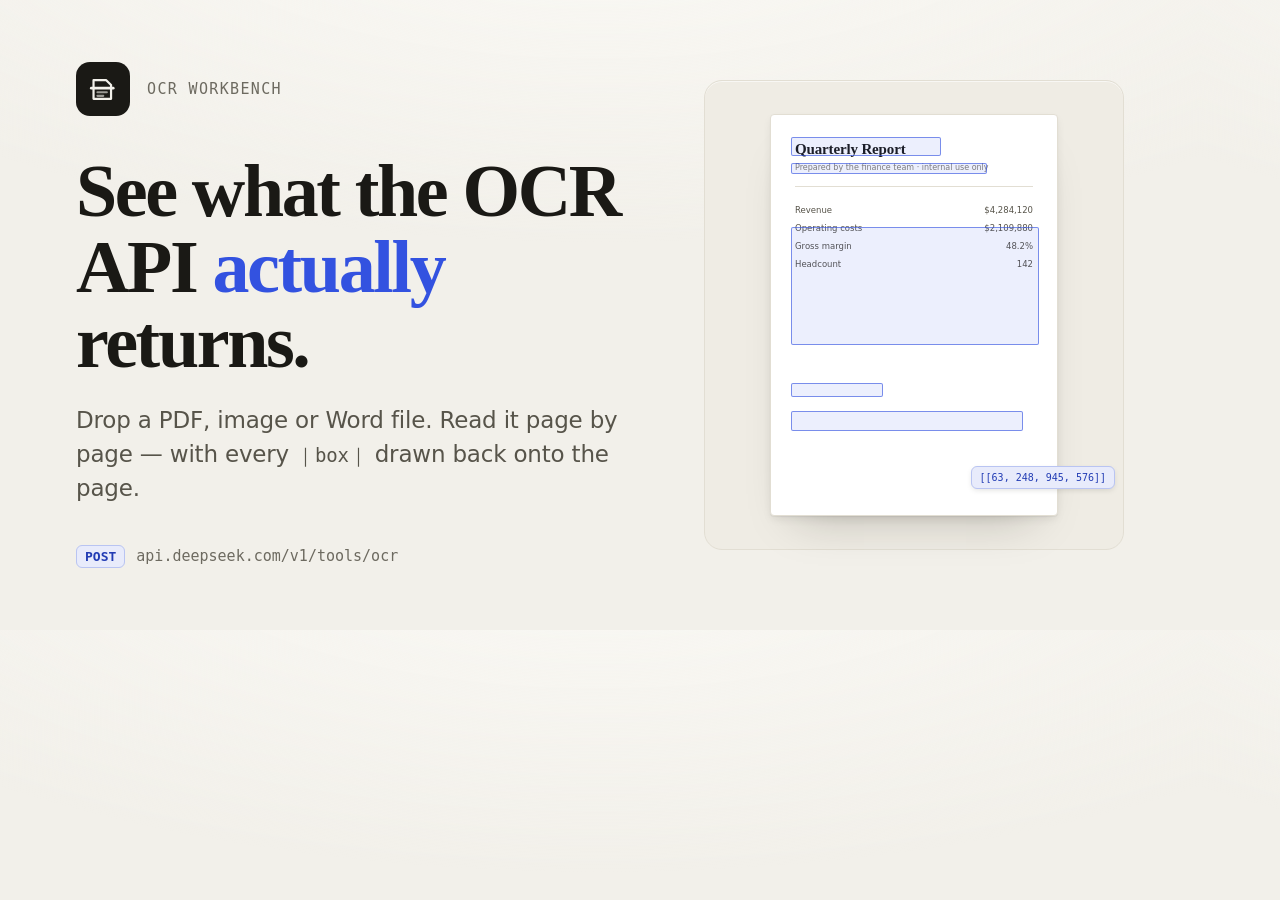
<file: tools/og-card.html>
<!doctype html>
<!-- Source for assets/og-image.png (1200×630).
     Regenerate: chrome --headless --window-size=1200,630 --screenshot=assets/og-image.png tools/og-card.html -->
<html lang="en">
<head>
<meta charset="utf-8">
<style>
  * { margin: 0; padding: 0; box-sizing: border-box; }
  html, body { width: 1200px; height: 630px; overflow: hidden; }

  body {
    background: #f2f0ea;
    background-image: radial-gradient(120% 90% at 50% -20%, #fbfaf6 0%, transparent 65%);
    color: #1a1915;
    font-family: -apple-system, BlinkMacSystemFont, "SF Pro Text", "Segoe UI", system-ui, sans-serif;
    -webkit-font-smoothing: antialiased;
    display: flex;
    align-items: center;
    padding: 0 76px;
    gap: 68px;
  }

  .copy { width: 560px; flex: none; }

  .lockup { display: flex; align-items: center; gap: 17px; margin-bottom: 38px; }
  .mark { width: 54px; height: 54px; border-radius: 14px; background: #1a1915; display: grid; place-items: center; }
  .mark svg { width: 33px; height: 33px; }
  .lockup span {
    font-family: "SF Mono", ui-monospace, Menlo, monospace;
    font-size: 15px; letter-spacing: .09em; text-transform: uppercase;
    color: #6d6a60;
  }

  h1 {
    font-family: "Iowan Old Style", "Palatino Linotype", Georgia, serif;
    font-size: 74px; font-weight: 560; letter-spacing: -0.032em; line-height: 1.02;
  }
  h1 em { font-style: normal; color: #3352e0; }

  p.lede {
    margin-top: 22px;
    font-size: 23px; line-height: 1.48; color: #57544a; letter-spacing: -0.008em;
  }

  .endpoint {
    margin-top: 40px;
    font-family: "SF Mono", ui-monospace, Menlo, monospace;
    font-size: 15px; color: #6d6a60;
    display: flex; align-items: center; gap: 11px;
  }
  .endpoint b {
    font-weight: 600; color: #223cb4; background: #e8ebfb;
    border: 1px solid #b9c4f2; border-radius: 6px; padding: 3px 8px; font-size: 13px;
  }

  /* Result sheet, the signature visual: a page with boxes drawn in place. */
  .stage {
    flex: 1; height: 470px; border-radius: 18px;
    background: #efece4; border: 1px solid #e2ded3;
    display: grid; place-items: center;
    box-shadow: inset 0 1px 0 rgba(255,255,255,.6);
  }
  .sheet {
    width: 288px; height: 402px; background: #fff; border-radius: 4px;
    border: 1px solid #e2ded3;
    box-shadow: 0 1px 1px rgba(28,25,16,.05), 0 4px 10px -2px rgba(28,25,16,.10), 0 26px 44px -26px rgba(28,25,16,.26);
    position: relative; padding: 26px 24px;
  }
  .s-title { font-family: Georgia, serif; font-size: 15px; font-weight: 600; letter-spacing: -.01em; color: #1a1915; }
  .s-sub { margin-top: 5px; font-size: 8px; color: #858175; }
  .rule { height: 1px; background: #e2ded3; margin: 14px 0; }
  .row { display: flex; justify-content: space-between; font-size: 8.5px; color: #57544a; padding: 4px 0; }

  .box { position: absolute; border: 1px solid rgba(51,82,224,.62); background: rgba(51,82,224,.09); border-radius: 2px; }
  .b1 { left: 20px; top: 22px;   width: 150px; height: 19px; }
  .b2 { left: 20px; top: 48px;   width: 196px; height: 11px; }
  .b3 { left: 20px; top: 112px;  width: 248px; height: 118px; }
  .b4 { left: 20px; top: 268px;  width: 92px;  height: 14px; }
  .b5 { left: 20px; top: 296px;  width: 232px; height: 20px; }

  .chip {
    position: absolute; right: -58px; bottom: 26px;
    font-family: "SF Mono", ui-monospace, Menlo, monospace;
    font-size: 10px; color: #223cb4;
    background: #e8ebfb; border: 1px solid #b9c4f2; border-radius: 6px;
    padding: 5px 8px; white-space: nowrap;
    box-shadow: 0 2px 6px -2px rgba(28,25,16,.18);
  }
</style>
</head>
<body>
  <div class="copy">
    <div class="lockup">
      <div class="mark">
        <svg viewBox="0 0 24 24" fill="none" stroke="#f2f0ea" stroke-width="1.6" stroke-linecap="round" stroke-linejoin="round">
          <path d="M4.75 5.25h9.25l3.5 3.5v10h-12.75z"/>
          <path d="M3.1 11h16" stroke-width="1.9"/>
          <path d="M7.6 14h6.8" opacity=".6"/>
          <path d="M7.6 16.6h4.2" opacity=".6"/>
        </svg>
      </div>
      <span>OCR Workbench</span>
    </div>

    <h1>See what the OCR<br>API <em>actually</em> returns.</h1>
    <p class="lede">Drop a PDF, image or Word file. Read it page by page — with every
      <span style="font-family:'SF Mono',monospace;font-size:19px">｜box｜</span> drawn back onto the page.</p>

    <div class="endpoint"><b>POST</b> api.deepseek.com/v1/tools/ocr</div>
  </div>

  <div class="stage">
    <div class="sheet">
      <div class="s-title">Quarterly Report</div>
      <div class="s-sub">Prepared by the finance team · internal use only</div>
      <div class="rule"></div>
      <div class="row"><span>Revenue</span><span>$4,284,120</span></div>
      <div class="row"><span>Operating costs</span><span>$2,109,880</span></div>
      <div class="row"><span>Gross margin</span><span>48.2%</span></div>
      <div class="row"><span>Headcount</span><span>142</span></div>

      <div class="box b1"></div>
      <div class="box b2"></div>
      <div class="box b3"></div>
      <div class="box b4"></div>
      <div class="box b5"></div>

      <div class="chip">[[63, 248, 945, 576]]</div>
    </div>
  </div>
</body>
</html>
</file>
<file: styles.css>
/* ============================================================
   OCR Workbench — design system
   Paper-and-ink palette, one annotation accent, tight type.
   ============================================================ */

:root {
  --header-h: 68px;
  /* Palette — light (warm paper) */
  --paper: #f2f0ea;
  --paper-edge: #e9e6de;
  --surface: #fbfaf6;
  --surface-raised: #ffffff;
  --surface-sunken: #efece4;
  --ink: #1a1915;
  --ink-2: #57544a;
  --ink-3: #6e6b61;   /* 4.52:1 on surface — AA body text */
  --ink-4: #6d6a60;   /* 4.58:1 on surface — AA for small caps */
  --line: #e2ded3;
  --line-2: #d3cec1;
  --line-strong: #bdb7a7;

  --accent: #3352e0;
  --accent-ink: #223cb4;
  --accent-soft: #e8ebfb;
  --accent-line: #b9c4f2;

  --ok: #1f7a4c;
  --ok-soft: #e4f0e8;
  --warn: #8a5c0d;
  --warn-soft: #f6ecd8;
  --err: #ab332a;
  --err-soft: #f8e7e4;

  --focus: #3352e0;

  --shadow-sm: 0 1px 2px rgb(28 25 16 / 0.05), 0 1px 1px rgb(28 25 16 / 0.03);
  --shadow-md: 0 2px 3px rgb(28 25 16 / 0.05), 0 6px 14px -6px rgb(28 25 16 / 0.14);
  --shadow-lg: 0 1px 2px rgb(28 25 16 / 0.06), 0 18px 46px -16px rgb(28 25 16 / 0.3);
  --shadow-sheet: 0 1px 1px rgb(28 25 16 / 0.05), 0 3px 8px -2px rgb(28 25 16 / 0.09),
    0 22px 40px -24px rgb(28 25 16 / 0.22);

  /* Motion */
  --ease-out: cubic-bezier(0.23, 1, 0.32, 1);
  --ease-in-out: cubic-bezier(0.77, 0, 0.175, 1);
  --ease-drawer: cubic-bezier(0.32, 0.72, 0, 1);
  --ease: cubic-bezier(0.4, 0, 0.2, 1);

  /* Type */
  --serif: "Newsreader", "Iowan Old Style", "Palatino Linotype", "Source Serif 4", Georgia, serif;
  --sans: -apple-system, BlinkMacSystemFont, "SF Pro Text", "Inter", "Segoe UI", system-ui, sans-serif;
  --mono: "SF Mono", ui-monospace, "JetBrains Mono", "Roboto Mono", Menlo, monospace;

  color-scheme: light;
}

html[data-theme="dark"] {
  /* Neutral charcoal ramp. */
  --paper: #151517;
  --paper-edge: #101011;
  --surface: #1b1b1c;
  --surface-raised: #242425;
  --surface-sunken: #111112;
  --ink: #ececeb;
  --ink-2: #a9a9a8;
  --ink-3: #969594;   /* 5.1:1 on raised, 5.6:1 on surface — AA body text */
  --ink-4: #929190;   /* 4.9:1 on raised, 5.4:1 on surface — AA small text */
  --line: #2b2b2d;
  --line-2: #39393c;
  --line-strong: #4c4c50;

  /* Dark blue, for panels and controls that should read as chrome. */
  --blue-paper: #1a1f25;
  --blue-surface: #242931;

  --accent: #8ea0ff;
  --accent-ink: #aab8ff;
  --accent-soft: #232a3a;
  --accent-line: #38445f;

  --ok: #6ecb98;
  --ok-soft: #16261d;
  --warn: #dfae5e;
  --warn-soft: #2a2216;
  --err: #f08a7c;
  --err-soft: #2b1b18;

  --focus: #8ea0ff;

  --shadow-sm: 0 1px 2px rgb(0 0 0 / 0.4);
  --shadow-md: 0 2px 4px rgb(0 0 0 / 0.4), 0 8px 20px -8px rgb(0 0 0 / 0.55);
  --shadow-lg: 0 2px 4px rgb(0 0 0 / 0.5), 0 24px 60px -20px rgb(0 0 0 / 0.8);
  --shadow-sheet: 0 1px 1px rgb(0 0 0 / 0.38), 0 4px 12px -2px rgb(0 0 0 / 0.5),
    0 26px 48px -26px rgb(0 0 0 / 0.9);

  color-scheme: dark;
}

/* ── Reset ────────────────────────────────────────────────── */
*,
*::before,
*::after { box-sizing: border-box; }

html {
  -webkit-text-size-adjust: 100%;
  text-size-adjust: 100%;
}

body {
  margin:0;
  min-height: 100svh;
  background: var(--paper);
  background-image: radial-gradient(120% 90% at 50% -20%, var(--surface) 0%, transparent 65%);
  color: var(--ink);
  font-family: var(--sans);
  font-size: 14.5px;
  line-height: 1.5;
  letter-spacing: -0.006em;
  -webkit-font-smoothing: antialiased;
  -moz-osx-font-smoothing: grayscale;
  font-feature-settings: "ss01", "cv01";
}

h1, h2, h3, p, dl, dd, dt, ul, li, figure, figcaption, pre { margin: 0; }
ul { padding: 0; list-style: none; }
button, input, textarea, select { font: inherit; color: inherit; }
button { cursor: pointer; background: none; border: 0; padding: 0; }
img { display: block; max-width: 100%; }
svg { display: block; width: 1em; height: 1em; }

::selection { background: var(--accent-soft); color: var(--ink); }

:focus-visible {
  outline: 2px solid var(--focus);
  outline-offset: 2px;
  border-radius:4px;
}

.mono {
  font-family: var(--mono);
  font-size: 0.9em;
  letter-spacing: -0.01em;
  font-variant-ligatures: none;
}

/* The hidden attribute must always win: component rules below set display. */
[hidden] { display: none !important; }

.visually-hidden {
  position: absolute;
  width: 1px; height: 1px;
  margin:-1px; padding: 0; border: 0;
  clip-path: inset(50%);
  overflow: hidden;
  white-space: nowrap;
}

.skip-link {
  position: fixed;
  top: 8px; left: 8px;
  z-index: 100;
  padding:8px 14px;
  border-radius:8px;
  background: var(--ink);
  color: var(--paper);
  font-size: 13px;
  font-weight: 600;
  text-decoration: none;
  opacity: 0;
  transform: translateY(-8px);
  transition: opacity 140ms var(--ease-out), transform 140ms var(--ease-out);
}
.skip-link:focus-visible { opacity: 1; transform: translateY(0); }

/* ── Shell ────────────────────────────────────────────────── */
.app-header {
  position: sticky;
  top: 0;
  z-index: 30;
  display: flex;
  align-items: center;
  justify-content: space-between;
  gap:16px;
  padding:14px clamp(16px, 2.6vw, 32px);
  background: color-mix(in oklab, var(--paper) 82%, transparent);
  backdrop-filter: saturate(1.6) blur(16px);
  -webkit-backdrop-filter: saturate(1.6) blur(16px);
  border-bottom: 1px solid transparent;
  transition: border-color 200ms var(--ease-out), background-color 200ms var(--ease-out);
}
.app-header[data-scrolled="true"] {
  border-bottom-color: var(--line);
  background: color-mix(in oklab, var(--paper) 92%, transparent);
}
html[data-theme="dark"] .app-header {
  background: color-mix(in oklab, var(--blue-paper) 88%, transparent);
}
html[data-theme="dark"] .app-header[data-scrolled="true"] {
  background: color-mix(in oklab, var(--blue-paper) 96%, transparent);
  border-bottom-color: var(--line);
}

.brand { display: flex; align-items: center; gap: 11px; min-width: 0; }

.mark {
  display: grid;
  place-items: center;
  width: 34px; height: 34px;
  border-radius:8px;
  color: var(--paper);
  background: var(--ink);
  box-shadow: var(--shadow-sm), inset 0 1px 0 rgb(255 255 255 / 0.12);
  flex: none;
}
.mark svg { width: 21px; height: 21px; }
.mark-scan { stroke-dasharray: 18 8; opacity: 0.85; }

.brand-copy { min-width: 0; overflow: hidden; }
.brand-title {
  font-family: var(--serif);
  font-size: 19px;
  font-weight: 560;
  letter-spacing: -0.02em;
  line-height: 1.1;
  white-space: nowrap;
  overflow: hidden;
  text-overflow: ellipsis;
}
.brand-sub {
  font-size: 12px;
  color: var(--ink-3);
  letter-spacing: 0.01em;
  white-space: nowrap;
  overflow: hidden;
  text-overflow: ellipsis;
}
.brand-sub .mono { font-size: 11px; color: var(--ink-4); letter-spacing: 0.04em; }

.header-actions { display: flex; align-items: center; gap: 7px; }

/* ── Pills & icon buttons ─────────────────────────────────── */
.pill, .icon-btn {
  display: inline-flex;
  align-items: center;
  gap:8px;
  height: 30px;
  padding:0 12px;
  border: 1px solid var(--line);
  border-radius:999px;
  background: var(--surface);
  color: var(--ink-2);
  font-size: 13px;
  font-weight: 510;
  white-space: nowrap;
  box-shadow: var(--shadow-sm);
  transition: color 140ms var(--ease-out), background-color 140ms var(--ease-out),
    border-color 140ms var(--ease-out), transform 140ms var(--ease-out);
}
@media (hover: hover) and (pointer: fine) {
  .pill:hover, .icon-btn:hover {
    color: var(--ink);
    border-color: var(--line-strong);
    background: var(--surface-raised);
  }
}
.pill:active, .icon-btn:active { transform: scale(0.97); }

.pill-dot {
  width: 6px; height: 6px;
  border-radius:50%;
  background: var(--ink-4);
  box-shadow: 0 0 0 3px transparent;
  transition: background-color 160ms var(--ease-out), box-shadow 160ms var(--ease-out);
}
.pill[aria-pressed="true"] .pill-dot { background: var(--accent); box-shadow: 0 0 0 3px var(--accent-soft); }
.pill[aria-pressed="true"] { color: var(--ink); border-color: var(--accent-line); }

.pill-text-short { display: none; }
.pill--key .pill-state {
  font-size: 11px;
  letter-spacing: 0.02em;
  padding-left:6px;
  border-left: 1px solid var(--line);
  color: var(--ink-3);
}
.pill--key[data-key="set"] .pill-state { color: var(--ok); }
.pill--key[data-key="set"] .pill-dot { background: var(--ok); }
.pill--key[data-key="invalid"] .pill-state { color: var(--err); }
.pill--key[data-key="invalid"] .pill-dot { background: var(--err); }
.pill--key[data-key="preset"] .pill-state { color: var(--warn); }
.pill--key[data-key="preset"] .pill-dot { background: var(--warn); }

.icon-btn {
  width: 30px; height: 30px;
  padding:0;
  justify-content: center;
  border-radius:50%;
  font-size: 16.5px;
}
.icon-btn .i-moon { display: none; }
html[data-theme="dark"] .icon-btn .i-sun { display: none; }
html[data-theme="dark"] .icon-btn .i-moon { display: block; }
.icon-btn--sm { width: 26px; height: 26px; font-size: 16.5px; border-radius:8px; }

/* ── Workbench grid ───────────────────────────────────────── */
.workbench {
  display: grid;
  grid-template-columns: minmax(340px, 400px) minmax(0, 1fr);
  gap:14px;
  padding:14px clamp(16px, 2.6vw, 32px) 24px;
  align-items: start;
  max-width: 1640px;
  margin-inline:auto;
}
@media (min-width: 1100px) {
  .workbench { min-height: calc(100svh - var(--header-h)); }
}

.panel {
  display: flex;
  flex-direction: column;
  min-width: 0;
  border: 1px solid var(--line);
  border-radius:16px;
  background: var(--surface);
  box-shadow: var(--shadow-sm);
  overflow: clip;
}
html[data-theme="dark"] .panel { background: var(--blue-paper); }
html[data-theme="dark"] .app-header .pill,
html[data-theme="dark"] .app-header .icon-btn {
  background: var(--blue-surface);
  border-color: var(--line-2);
}
@media (hover: hover) and (pointer: fine) {
  html[data-theme="dark"] .app-header .pill:hover,
  html[data-theme="dark"] .app-header .icon-btn:hover {
    background: color-mix(in oklab, var(--blue-surface) 78%, var(--ink));
  }
}

.panel--request { position: sticky; top: 79px; }
@media (min-width: 1100px) {
  .panel--request { max-height: calc(100svh - var(--header-h) - 28px); }
  .panel--request > .request-body { overflow-y: auto; overscroll-behavior: contain; }
}
@media (min-width: 1100px) {
  .panel--result { height: calc(100svh - var(--header-h) - 28px); min-height: 460px; }
  .workbench { padding-bottom: 14px; }
}

.panel-head {
  display: flex;
  align-items: center;
  justify-content: space-between;
  gap:12px;
  padding:12px 16px;
  border-bottom: 1px solid var(--line);
  background: color-mix(in oklab, var(--surface) 60%, var(--surface-sunken));
  min-height: 50px;
  flex-wrap: wrap;
}
.panel-head-left { display: flex; align-items: center; gap: 10px; min-width: 0; }
.panel-head-right { display: flex; align-items: center; gap: 8px; }
.panel-title {
  font-size: 12px;
  font-weight: 620;
  letter-spacing: 0.06em;
  text-transform: uppercase;
  color: var(--ink-2);
}
.panel-sub {
  font-size: 12px;
  color: var(--ink-3);
  font-family: var(--mono);
  letter-spacing: -0.01em;
  max-width: 190px;
  overflow: hidden;
  white-space: nowrap;
  text-overflow: ellipsis;
}

.text-btn {
  font-size: 12px;
  font-weight: 520;
  color: var(--ink-3);
  padding:4px 2px;
  border-radius:6px;
  text-underline-offset: 3px;
  transition: color 140ms var(--ease-out);
  white-space: nowrap;
}
@media (hover: hover) and (pointer: fine) {
  .text-btn:hover { color: var(--ink); text-decoration: underline; text-decoration-color: var(--line-strong); }
}
.text-btn:active { transform: scale(0.98); }

.request-body { padding: 16px; display: flex; flex-direction: column; gap: 18px; }

/* ── Dropzone ─────────────────────────────────────────────── */
.dropzone {
  position: relative;
  border: 1px dashed var(--line-2);
  border-radius:12px;
  background:
    linear-gradient(var(--surface-raised), var(--surface-raised)) padding-box,
    repeating-linear-gradient(135deg, var(--line) 0 6px, transparent 6px 12px) border-box;
  background-color: var(--surface-raised);
  transition: border-color 160ms var(--ease-out), background-color 160ms var(--ease-out),
    box-shadow 160ms var(--ease-out), transform 160ms var(--ease-out);
  overflow: clip;
}
.dropzone[data-has-file="true"] {
  border-style: solid;
  border-color: var(--line);
  background-image: none;
}
.dropzone[data-drag="true"] {
  border-color: var(--accent);
  background-color: var(--accent-soft);
  box-shadow: 0 0 0 1px var(--accent-line) inset;
}
.dropzone[data-focus="true"] { border-color: var(--line-strong); }

.dz-empty { padding: 22px 18px 18px; text-align: center; }
.dz-glyph {
  display: grid; place-items: center;
  width: 40px; height: 40px;
  margin:0 auto 12px;
  border-radius:12px;
  border: 1px solid var(--line);
  background: var(--surface-sunken);
  color: var(--ink-2);
  font-size: 19px;
  box-shadow: inset 0 1px 0 rgb(255 255 255 / 0.5);
}
.dz-title { font-size: 14.5px; font-weight: 570; letter-spacing: -0.01em; }
.dz-sub { margin-top: 3px; font-size: 12px; color: var(--ink-3); letter-spacing: 0.002em; }
.dz-actions { margin-top: 13px; display: flex; align-items: center; justify-content: center; gap: 10px; }
.dz-limit {
  margin-top:12px;
  font-size: 11px;
  color: var(--ink-4);
  font-family: var(--mono);
  letter-spacing: 0.01em;
}

.dz-preview { padding: 13px; display: grid; grid-template-columns: 62px 1fr auto; gap: 12px; align-items: center; }
.sheet {
  border-radius:8px;
  background: var(--surface-raised);
  box-shadow: var(--shadow-sheet);
  overflow: clip;
  position: relative;
  display: grid;
  place-items: center;
}
.dz-preview .sheet {
  width: 62px; height: 80px;
  border: 1px solid var(--line);
}
.dz-preview .sheet img, .dz-preview .sheet canvas { width: 100%; height: 100%; object-fit: cover; }

.dz-filename {
  font-family: var(--mono);
  font-size: 12px;
  line-height: 1.45;
  color: var(--ink);
  overflow-wrap: anywhere;
  display: -webkit-box;
  -webkit-line-clamp: 2;
  -webkit-box-orient: vertical;
  overflow: hidden;
}
.dz-replace {
  height: 28px; padding: 0 11px;
  border-radius:999px;
  border: 1px solid var(--line);
  background: var(--surface);
  font-size: 12px; font-weight: 520;
  color: var(--ink-2);
  transition: color 140ms var(--ease-out), border-color 140ms var(--ease-out), transform 140ms var(--ease-out);
}
@media (hover: hover) and (pointer: fine) {
  .dz-replace:hover { color: var(--ink); border-color: var(--line-strong); }
}
.dz-replace:active { transform: scale(0.97); }

.dz-over {
  position: absolute;
  inset: 0;
  display: grid;
  place-items: center;
  background: color-mix(in oklab, var(--accent-soft) 88%, transparent);
  backdrop-filter: blur(2px);
  opacity: 0;
  pointer-events: none;
  transition: opacity 140ms var(--ease-out);
}
.dropzone[data-drag="true"] .dz-over { opacity: 1; }
.dz-over-badge {
  padding:6px 12px;
  border-radius:999px;
  background: var(--accent);
  color: #fff;
  font-size: 12px;
  font-weight: 570;
  box-shadow: var(--shadow-md);
  transform: scale(0.94);
  transition: transform 160ms var(--ease-out);
}
.dropzone[data-drag="true"] .dz-over-badge { transform: scale(1); }

/* ── Meta grid ────────────────────────────────────────────── */
.meta-grid {
  display: grid;
  grid-template-columns: repeat(3, minmax(0, 1fr));
  gap:1px;
  background: var(--line);
  border: 1px solid var(--line);
  border-radius:8px;
  overflow: clip;
}
.meta-row {
  background: var(--surface);
  padding:8px 10px;
  display: flex;
  flex-direction: column;
  gap:1px;
}
.meta-row dt {
  font-size: 10px;
  letter-spacing: 0.07em;
  text-transform: uppercase;
  color: var(--ink-4);
  font-weight: 560;
}
.meta-row dd {
  font-size: 12px;
  color: var(--ink);
  white-space: nowrap;
  overflow: hidden;
  text-overflow: ellipsis;
}

/* ── Fields ───────────────────────────────────────────────── */
.field { display: flex; flex-direction: column; gap: 8px; }
.field-head { display: flex; align-items: baseline; justify-content: space-between; gap: 8px; }
.field-label {
  font-size: 11px;
  font-weight: 600;
  letter-spacing: 0.07em;
  text-transform: uppercase;
  color: var(--ink-3);
}
.field-hint { font-size: 11px; color: var(--ink-4); }
.field-note { font-size: 12px; color: var(--ink-3); line-height: 1.5; }
.field-note .mono { color: var(--ink-2); }
/* ── Purpose radio cards ──────────────────────────────────── */
.purpose { display: flex; flex-direction: column; gap: 6px; }
.purpose-opt {
  display: flex;
  align-items: flex-start;
  gap:10px;
  padding:10px 12px;
  border: 1px solid var(--line);
  border-radius:10px;
  background: var(--surface-raised);
  text-align: left;
  transition: border-color 160ms var(--ease-out), background-color 160ms var(--ease-out),
    box-shadow 160ms var(--ease-out);
}
@media (hover: hover) and (pointer: fine) {
  .purpose-opt:hover { border-color: var(--line-strong); }
}
.purpose-opt[aria-checked="true"] {
  border-color: var(--accent-line);
  background: color-mix(in oklab, var(--accent-soft) 62%, var(--surface-raised));
  box-shadow: 0 0 0 1px var(--accent-line) inset;
}
.purpose-main { display: flex; flex-direction: column; gap: 3px; flex: 1; min-width: 0; }
.purpose-name { font-size: 12px; font-weight: 560; color: var(--ink); letter-spacing: -0.01em; }
.purpose-opt[aria-checked="true"] .purpose-name { color: var(--accent-ink); }
.purpose-desc { font-size: 12px; line-height: 1.45; color: var(--ink-3); }
.purpose-desc .mono { font-size: 11px; color: var(--ink-2); }

.purpose-check {
  flex: none;
  display: grid;
  place-items: center;
  width: 17px; height: 17px;
  margin-top:1px;
  border-radius:50%;
  border: 1px solid var(--line-2);
  color: transparent;
  font-size: 12px;
  transition: background-color 160ms var(--ease-out), border-color 160ms var(--ease-out),
    color 160ms var(--ease-out), transform 160ms var(--ease-out);
}
.purpose-opt[aria-checked="true"] .purpose-check {
  background: var(--accent);
  border-color: var(--accent);
  color: #fff;
  transform: scale(1.04);
}
.purpose-opt:active .purpose-check { transform: scale(0.92); }

/* ── Chips (demo scenario) ────────────────────────────────── */
.demo-row { display: flex; flex-direction: column; gap: 8px; }
.chips { display: flex; flex-wrap: wrap; gap: 5px; }
.chip {
  height: 25px;
  padding:0 10px;
  border: 1px solid var(--line);
  border-radius:999px;
  font-family: var(--mono);
  font-size: 11px;
  color: var(--ink-3);
  background: var(--surface-raised);
  transition: color 140ms var(--ease-out), border-color 140ms var(--ease-out),
    background-color 140ms var(--ease-out), transform 140ms var(--ease-out);
}
@media (hover: hover) and (pointer: fine) {
  .chip:hover { color: var(--ink); border-color: var(--line-strong); }
}
.chip:active { transform: scale(0.96); }
.chip[aria-pressed="true"] {
  color: var(--accent-ink);
  border-color: var(--accent-line);
  background: var(--accent-soft);
}
.chip--status {
  font-family: var(--mono);
  font-size: 11px;
  height: 21px;
  padding:0 8px;
  display: inline-flex;
  align-items: center;
  border-radius:6px;
  background: var(--surface-sunken);
  border: 1px solid var(--line);
  color: var(--ink-2);
}

/* ── Buttons ──────────────────────────────────────────────── */
.btn-primary, .btn-secondary {
  display: inline-flex;
  align-items: center;
  justify-content: center;
  gap:8px;
  height: 34px;
  padding:0 16px;
  border-radius:8px;
  font-size: 13px;
  font-weight: 545;
  letter-spacing: -0.005em;
  white-space: nowrap;
  transition: transform 140ms var(--ease-out), background-color 160ms var(--ease-out),
    color 160ms var(--ease-out), border-color 160ms var(--ease-out), box-shadow 160ms var(--ease-out);
}
.btn-primary {
  background: var(--ink);
  color: var(--paper);
  border: 1px solid color-mix(in oklab, var(--ink) 90%, transparent);
  box-shadow: var(--shadow-sm), inset 0 1px 0 rgb(255 255 255 / 0.13);
}
html[data-theme="dark"] .btn-primary { background: var(--ink); color: #17170f; border-color: transparent; }
@media (hover: hover) and (pointer: fine) {
  .btn-primary:hover { background: color-mix(in oklab, var(--ink) 86%, var(--accent)); }
}
.btn-primary:active { transform: scale(0.975); }
.btn-primary[disabled] {
  background: var(--surface-sunken);
  color: var(--ink-4);
  border-color: var(--line);
  box-shadow: none;
  cursor: not-allowed;
  transform: none;
}
.btn-secondary {
  background: var(--surface-raised);
  color: var(--ink-2);
  border: 1px solid var(--line);
  box-shadow: var(--shadow-sm);
}
@media (hover: hover) and (pointer: fine) {
  .btn-secondary:hover { color: var(--ink); border-color: var(--line-strong); }
}
.btn-secondary:active { transform: scale(0.975); }
.btn-cancel { color: var(--err); border-color: color-mix(in oklab, var(--err) 30%, var(--line)); }
.btn-primary--auto { min-width: 106px; }
.btn-reveal { height: 30px; padding: 0 11px; font-size: 12px; border-radius:8px; }

.btn-kbd {
  font-size: 11px;
  padding:1px 4px;
  border-radius:4px;
  background: color-mix(in oklab, var(--paper) 16%, transparent);
  color: color-mix(in oklab, var(--paper) 62%, transparent);
  letter-spacing: 0;
}
html[data-theme="dark"] .btn-kbd {
  background: color-mix(in oklab, #17170f 12%, transparent);
  color: color-mix(in oklab, #17170f 55%, transparent);
}

.run-row {
  display: flex;
  align-items: center;
  gap: 8px;
}
@media (min-width: 1100px) and (max-height: 820px) {
  .run-row {
    position: sticky;
    bottom: 0;
    z-index: 2;
    margin: 0 -16px -16px;
    padding: 12px 16px;
    background: color-mix(in oklab, var(--surface) 94%, transparent);
    backdrop-filter: blur(8px);
    border-top: 1px solid var(--line);
  }
}
.run-row .btn-primary { flex: 1; height: 38px; font-size: 14.5px; border-radius:10px; }
.run-row .btn-cancel { height: 38px; border-radius:10px; }

/* ── Request details ──────────────────────────────────────── */
.request-detail {
  border-top: 1px solid var(--line);
  padding-top:12px;
}
.request-detail summary {
  display: flex;
  flex-wrap: nowrap;
  align-items: center;
  justify-content: space-between;
  gap:8px;
  cursor: pointer;
  font-size: 11px;
  font-weight: 600;
  letter-spacing: 0.06em;
  text-transform: uppercase;
  color: var(--ink-3);
  list-style: none;
  padding:2px 0;
  transition: color 140ms var(--ease-out);
}
.request-detail summary::-webkit-details-marker { display: none; }
.summary-arrow {
  flex: none;
  width: 10px;
  height: 10px;
  font-size: 10px;
  color: var(--ink-4);
  transition: transform 220ms var(--ease-out), color 160ms var(--ease-out);
}
.request-detail[open] .summary-arrow { transform: rotate(180deg); }
@media (hover: hover) and (pointer: fine) {
  .request-detail summary:hover .summary-arrow { color: var(--ink-2); }
}
@media (hover: hover) and (pointer: fine) {
  .request-detail summary:hover { color: var(--ink); }
}
.summary-hint {
  font-size: 10px;
  color: var(--ink-4);
  text-transform: none;
  letter-spacing: 0;
  flex: none;
}
.request-detail summary span:first-child {
  min-width: 0;
  overflow: hidden;
  text-overflow: ellipsis;
  white-space: nowrap;
}
.detail-body { padding-top: 10px; display: flex; flex-direction: column; gap: 10px; }

.curl {
  position: relative;
  border: 1px solid var(--line);
  border-radius:8px;
  background: var(--surface-sunken);
  overflow: clip;
}
.curl pre {
  padding:12px 12px;
  font-size: 11px;
  line-height: 1.62;
  color: var(--ink-2);
  overflow-x: auto;
  white-space: pre;
  tab-size: 2;
}
.curl .icon-btn--sm {
  position: absolute;
  top: 6px; right: 6px;
  background: var(--surface-raised);
  border-color: var(--line);
  color: var(--ink-3);
}

.limits {
  display: grid;
  grid-template-columns: 1fr 1fr;
  gap:1px;
  background: var(--line);
  border: 1px solid var(--line);
  border-radius:8px;
  overflow: clip;
}
.limits li {
  display: flex;
  align-items: baseline;
  justify-content: space-between;
  gap:6px;
  padding:6px 8px;
  background: var(--surface);
  font-size: 11px;
  color: var(--ink-3);
}
.limits li .mono { color: var(--ink-2); font-size: 11px; }
.limits li:last-child { grid-column: 1 / -1; }
.detail-note { font-size: 11px; line-height: 1.5; color: var(--ink-4); }

/* ── Result: head, tabs, metrics ──────────────────────────── */
.status-chip {
  display: inline-flex;
  align-items: center;
  gap:4px;
  height: 20px;
  padding:0 8px;
  border-radius:6px;
  font-family: var(--mono);
  font-size: 11px;
  background: var(--surface-sunken);
  border: 1px solid var(--line);
  color: var(--ink-2);
}
.status-chip[data-kind="ok"] { background: var(--ok-soft); border-color: color-mix(in oklab, var(--ok) 32%, var(--line)); color: var(--ok); }
.status-chip[data-kind="err"] { background: var(--err-soft); border-color: color-mix(in oklab, var(--err) 30%, var(--line)); color: var(--err); }
.status-chip[data-kind="warn"] { background: var(--warn-soft); border-color: color-mix(in oklab, var(--warn) 30%, var(--line)); color: var(--warn); }

.tabs {
  display: inline-flex;
  align-items: center;
  gap:2px;
  padding:2px;
  border-radius:8px;
  background: color-mix(in oklab, var(--surface-sunken) 82%, transparent);
  border: 1px solid var(--line);
}
.tab {
  height: 26px;
  padding:0 10px;
  border-radius:6px;
  font-size: 12px;
  font-weight: 520;
  color: var(--ink-3);
  transition: color 140ms var(--ease-out), background-color 140ms var(--ease-out),
    box-shadow 140ms var(--ease-out);
}
@media (hover: hover) and (pointer: fine) {
  .tab:hover { color: var(--ink); }
}
.tab[aria-selected="true"] {
  color: var(--ink);
  background: var(--surface-raised);
  box-shadow: var(--shadow-sm), 0 0 0 1px var(--line);
}
.tool-actions { display: flex; align-items: center; gap: 4px; }

.result-body { flex: 1; min-height: 0; display: flex; flex-direction: column; }
.state { flex: 1; min-height: 0; }

/* ── Empty state ──────────────────────────────────────────── */
.state--empty { display: grid; place-items: center; padding: clamp(22px, 4vw, 44px) 20px; }
.empty-card { max-width: 380px; text-align: center; }
.empty-glyph {
  display: grid; place-items: center;
  width: 46px; height: 46px;
  margin:0 auto 14px;
  border-radius:12px;
  border: 1px solid var(--line);
  background: var(--surface-sunken);
  color: var(--ink-3);
  font-size: 23px;
  box-shadow: inset 0 1px 0 rgb(255 255 255 / 0.4);
}
.empty-title { font-family: var(--serif); font-size: 19px; font-weight: 520; letter-spacing: -0.015em; }
.empty-sub { margin-top: 6px; font-size: 13px; line-height: 1.55; color: var(--ink-3); }
.empty-notes {
  margin-top:16px;
  padding:12px 12px;
  border: 1px solid var(--line);
  border-radius:10px;
  background: color-mix(in oklab, var(--surface-sunken) 55%, transparent);
  display: flex;
  flex-direction: column;
  gap:6px;
}
.empty-notes li {
  display: flex;
  align-items: baseline;
  gap:8px;
  font-size: 11px;
  color: var(--ink-3);
  text-align: left;
}
.empty-notes .note-k {
  flex: none;
  width: auto;
  min-width: 74px;
  color: var(--ink-4);
  font-weight: 560;
  letter-spacing: 0.04em;
  text-transform: uppercase;
  font-size: 10px;
  padding-top:1px;
}
.empty-notes .mono { font-size: 10px; color: var(--ink-2); overflow-wrap: anywhere; }
.empty-actions { margin-top: 16px; display: flex; align-items: center; justify-content: center; gap: 12px; }

/* ── Progress ─────────────────────────────────────────────── */
.state--progress { display: grid; place-items: center; padding: clamp(22px, 4vw, 40px) 20px; }
.prog { width: min(420px, 100%); }
.prog-head { display: flex; align-items: baseline; justify-content: space-between; gap: 10px; margin-bottom: 10px; }
.prog-title { font-size: 14.5px; font-weight: 570; letter-spacing: -0.01em; }
.prog-elapsed { font-size: 11px; color: var(--ink-3); }
.meter {
  height: 4px;
  border-radius:999px;
  background: var(--surface-sunken);
  border: 1px solid var(--line);
  overflow: clip;
  position: relative;
}
.meter-fill {
  position: absolute;
  inset: 0;
  transform-origin: left center;
  transform: scaleX(0);
  background: linear-gradient(90deg, color-mix(in oklab, var(--accent) 62%, var(--ink)) 0%, var(--accent) 100%);
  border-radius:999px;
  transition: transform 320ms var(--ease-out);
}
.meter-fill[data-indeterminate="true"] {
  transform: scaleX(1);
  background: linear-gradient(90deg, var(--accent-soft) 0%, var(--accent) 50%, var(--accent-soft) 100%);
  background-size: 200% 100%;
  animation: slide 1.4s linear infinite;
}
@keyframes slide { from { background-position: 200% 0; } to { background-position: -200% 0; } }

.heartbeat {
  display: flex;
  gap:3px;
  justify-content: center;
  height: 10px;
  margin-top:12px;
  opacity: 0;
  transition: opacity 200ms var(--ease-out);
}
.heartbeat[data-active="true"] { opacity: 1; }
.heartbeat span {
  width: 4px; height: 4px;
  border-radius:50%;
  background: var(--accent);
  animation: beat 1.15s var(--ease-in-out) infinite;
}
.heartbeat span:nth-child(2) { animation-delay: 120ms; }
.heartbeat span:nth-child(3) { animation-delay: 240ms; }
@keyframes beat {
  0%, 72%, 100% { opacity: 0.22; transform: scale(0.8); }
  18% { opacity: 1; transform: scale(1); }
}

.prog-note { margin-top: 10px; font-size: 12px; line-height: 1.55; color: var(--ink-3); text-align: center; }
.prog-actions {
  margin-top:16px;
  display: flex;
  flex-direction: column;
  align-items: center;
  gap:8px;
}
.prog-hint { font-size: 11px; color: var(--ink-4); }

/* ── Error ────────────────────────────────────────────────── */
.state--error { display: grid; place-items: start center; padding: clamp(22px, 4vw, 40px) 20px; }
.err { width: min(560px, 100%); }
.err-head { display: flex; align-items: center; gap: 9px; flex-wrap: wrap; }
.err-dot {
  width: 7px; height: 7px;
  border-radius:50%;
  background: var(--err);
  box-shadow: 0 0 0 4px var(--err-soft);
  flex: none;
}
.err-title { font-size: 14.5px; font-weight: 570; letter-spacing: -0.012em; }
.err-why { margin-top: 8px; font-size: 13px; line-height: 1.6; color: var(--ink-2); }
.err-box {
  margin-top:12px;
  border: 1px solid color-mix(in oklab, var(--err) 24%, var(--line));
  background: color-mix(in oklab, var(--err-soft) 55%, var(--surface));
  border-radius:10px;
  padding:10px 12px;
}
.err-box-label {
  font-size: 10px;
  letter-spacing: 0.08em;
  text-transform: uppercase;
  font-weight: 600;
  color: color-mix(in oklab, var(--err) 80%, var(--ink));
}
.err-msg {
  margin-top:4px;
  font-size: 12px;
  line-height: 1.55;
  color: var(--ink);
  overflow-wrap: anywhere;
}
.err-todo { margin-top: 13px; display: flex; flex-direction: column; gap: 6px; }
.err-todo li {
  display: flex;
  gap:8px;
  font-size: 12px;
  line-height: 1.5;
  color: var(--ink-2);
}
.err-todo li::before {
  content: "";
  flex: none;
  width: 4px; height: 4px;
  margin-top:8px;
  border-radius:50%;
  background: var(--line-strong);
}
.err-actions { margin-top: 16px; display: flex; gap: 8px; flex-wrap: wrap; }
.err-raw { margin-top: 14px; border-top: 1px solid var(--line); padding-top: 10px; }
.err-raw summary {
  font-size: 11px;
  font-weight: 560;
  letter-spacing: 0.04em;
  color: var(--ink-3);
  cursor: pointer;
  list-style: none;
}
.err-raw summary::-webkit-details-marker { display: none; }
.err-raw summary::before {
  content: "";
  display: inline-block;
  width: 6px; height: 6px;
  margin-right:8px;
  border-right: 1.5px solid currentColor;
  border-bottom: 1.5px solid currentColor;
  transform: rotate(45deg) translateY(-1px);
  transition: transform 200ms var(--ease-out);
}
.err-raw[open] summary::before { transform: rotate(-135deg) translateY(-1px); }
.err-raw pre {
  margin-top:8px;
  padding:10px;
  border-radius:8px;
  border: 1px solid var(--line);
  background: var(--surface-sunken);
  font-size: 11px;
  line-height: 1.6;
  color: var(--ink-2);
  white-space: pre-wrap;
  overflow-wrap: anywhere;
  max-height: 220px;
  overflow: auto;
}

/* ── Success: metrics, banner, page strip ─────────────────── */
.state--result { display: flex; flex-direction: column; min-height: 0; }

.metrics {
  display: grid;
  grid-template-columns: repeat(4, minmax(0, 1fr));
  gap:1px;
  background: var(--line);
  border-bottom: 1px solid var(--line);
}
.metric {
  background: var(--surface);
  padding:8px 14px;
  display: flex;
  align-items: baseline;
  gap:8px;
  min-width: 0;
}
.metric-k {
  font-size: 10px;
  font-weight: 600;
  letter-spacing: 0.07em;
  text-transform: uppercase;
  color: var(--ink-3);
  flex: none;
}
.metric-v {
  font-size: 14.5px;
  color: var(--ink);
  font-variant-numeric: tabular-nums;
  overflow: hidden;
  white-space: nowrap;
  text-overflow: ellipsis;
}

.warn-banner {
  display: flex;
  align-items: flex-start;
  gap:8px;
  margin:12px 16px 0;
  padding:8px 12px;
  border-radius:8px;
  border: 1px solid color-mix(in oklab, var(--warn) 28%, var(--line));
  background: var(--warn-soft);
  font-size: 12px;
  line-height: 1.5;
  color: color-mix(in oklab, var(--warn) 84%, var(--ink));
}
.warn-banner svg { width: 15px; height: 15px; margin-top: 1px; flex: none; }

.page-strip {
  display: flex;
  gap:4px;
  padding:10px 16px 0;
  overflow-x: auto;
  scrollbar-width: none;
}
.page-strip::-webkit-scrollbar { display: none; }
.page-tab {
  flex: none;
  height: 25px;
  min-width: 25px;
  padding:0 8px;
  border-radius:6px;
  border: 1px solid var(--line);
  background: var(--surface-raised);
  font-family: var(--mono);
  font-size: 11px;
  color: var(--ink-3);
  transition: color 140ms var(--ease-out), background-color 140ms var(--ease-out),
    border-color 140ms var(--ease-out), transform 140ms var(--ease-out);
}
.page-tab[aria-selected="true"] {
  color: var(--accent-ink);
  background: var(--accent-soft);
  border-color: var(--accent-line);
}
/* Truncated page (finish_reason: "length") gets a visible dot, not just a tooltip. */
.page-tab[data-truncated="true"] { position: relative; }
.page-tab[data-truncated="true"]::after {
  content: "";
  position: absolute;
  top: 4px; right: 4px;
  width: 4px; height: 4px;
  border-radius: 50%;
  background: var(--warn);
}
.page-tab:active { transform: scale(0.95); }

/* ── Document view ────────────────────────────────────────── */
.view { flex: 1; min-height: 0; display: flex; flex-direction: column; }
.view[hidden] { display: none; }

#viewDocument {
  padding:14px 16px 16px;
  gap:10px;
  overflow-y: auto;
  overscroll-behavior: contain;
  min-height: 0;
}

.stage {
  display: grid;
  place-items: center;
  padding:14px;
  border-radius:12px;
  background:
    radial-gradient(80% 60% at 50% 0%, color-mix(in oklab, var(--surface-raised) 70%, transparent), transparent 100%),
    var(--surface-sunken);
  border: 1px solid var(--line);
  flex: none;
  max-height: min(46svh, 440px);
  min-height: 168px;
  overflow: hidden;
}
.stage .sheet {
  width: auto;
  max-width: min(100%, 520px);
  max-height: min(44svh, 412px);
  border: 1px solid var(--line);
  box-shadow: var(--shadow-sheet);
  background: #fff;
  display: block;
  line-height: 0;
}
.stage .sheet img,
.stage .sheet canvas {
  width: auto;
  height: auto;
  max-width: min(100%, 520px);
  max-height: min(44svh, 412px);
  object-fit: contain;
}
html[data-theme="dark"] .stage .sheet { background: #dedbd2; }
.stage .sheet img { width: 100%; height: auto; display: block; }
.stage .sheet canvas { width: 100%; height: auto; display: block; }
.sheet-fallback {
  line-height: 1.5;
  display: flex;
  flex-direction: column;
  align-items: center;
  justify-content: center;
  gap:8px;
  padding:40px 16px;
  color: var(--ink-3);
  font-size: 12px;
  text-align: center;
}
.sheet-fallback svg { width: 30px; height: 30px; opacity: 0.5; }

.box-layer { position: absolute; inset: 0; pointer-events: none; }
.ocr-box {
  position: absolute;
  overflow: clip;
  border: 1px solid color-mix(in oklab, var(--accent) 70%, transparent);
  background: color-mix(in oklab, var(--accent) 8%, transparent);
  border-radius:2px;
  transition: background-color 140ms var(--ease-out), border-color 140ms var(--ease-out),
    opacity 200ms var(--ease-out);
  pointer-events: auto;
  cursor: default;
}
.ocr-box[data-active="true"] {
  border-color: var(--accent);
  background: color-mix(in oklab, var(--accent) 16%, transparent);
  box-shadow: 0 0 0 1px var(--accent);
  z-index: 2;
}
.ocr-box:focus-visible { outline-offset: 0; }
.box-layer[data-hidden="true"] .ocr-box { opacity: 0; pointer-events: none; }

/* Zoomed pages must escape the grid track, otherwise the sheet is clipped to
   the stage width and the zoom stops growing. Block layout + auto margins. */
.stage[data-zoom="true"] {
  display: block;
  overflow: auto;
  overscroll-behavior: contain;
}
.stage[data-zoom="true"] .sheet {
  margin-inline: auto;
  margin-block: 0;
}

.stage-tools { display: flex; align-items: center; gap: 10px; flex-wrap: wrap; }
.zoom {
  display: inline-flex;
  align-items: center;
  gap: 2px;
  padding: 2px;
  border: 1px solid var(--line);
  border-radius: 8px;
  background: var(--surface-raised);
}
.zoom .icon-btn--sm {
  width: 24px; height: 24px;
  border: 0;
  border-radius: 5px;
  background: transparent;
  box-shadow: none;
  font-size: 14px;
  line-height: 1;
  color: var(--ink-2);
}
@media (hover: hover) and (pointer: fine) {
  .zoom .icon-btn--sm:hover { background: var(--surface-sunken); color: var(--ink); }
}
.zoom .icon-btn--sm:active { transform: scale(0.92); }
.zoom .icon-btn--sm[disabled] { opacity: 0.35; cursor: not-allowed; transform: none; }
.zoom-value {
  min-width: 46px;
  height: 24px;
  border-radius: 5px;
  font-size: 11px;
  color: var(--ink-2);
  transition: background-color 140ms var(--ease-out), color 140ms var(--ease-out);
}
@media (hover: hover) and (pointer: fine) {
  .zoom-value:hover { background: var(--surface-sunken); color: var(--ink); }
}
.zoom-value:active { transform: scale(0.96); }

.stage-toolbar {
  display: flex;
  align-items: center;
  justify-content: space-between;
  gap:12px;
  flex-wrap: wrap;
}
.stage-meta {
  font-size: 11px;
  color: var(--ink-3);
  letter-spacing: -0.01em;
}

/* switch */
.switch { display: inline-flex; align-items: center; gap: 7px; cursor: pointer; user-select: none; }
.switch input { position: absolute; opacity: 0; width: 0; height: 0; }
.switch-track {
  width: 26px; height: 15px;
  border-radius:999px;
  background: var(--line-2);
  position: relative;
  transition: background-color 160ms var(--ease-out);
  flex: none;
}
.switch-thumb {
  position: absolute;
  top: 2px; left: 2px;
  width: 11px; height: 11px;
  border-radius:50%;
  background: var(--surface-raised);
  box-shadow: var(--shadow-sm);
  transition: transform 180ms var(--ease-out);
}
.switch input:checked + .switch-track { background: var(--accent); }
.switch input:checked + .switch-track .switch-thumb { transform: translateX(11px); }
.switch input:focus-visible + .switch-track { outline: 2px solid var(--focus); outline-offset: 2px; }
.switch-label { font-size: 12px; color: var(--ink-2); }

/* blocks list */
.blocks {
  display: grid;
  grid-template-columns: repeat(auto-fill, minmax(228px, 1fr));
  gap:6px;
}
.block-item {
  border: 1px solid var(--line);
  border-radius:8px;
  background: var(--surface-raised);
  padding:8px 10px;
  display: flex;
  flex-direction: column;
  gap:3px;
  min-width: 0;
  text-align: left;
  transition: border-color 140ms var(--ease-out), background-color 140ms var(--ease-out),
    transform 140ms var(--ease-out), box-shadow 140ms var(--ease-out);
}
@media (hover: hover) and (pointer: fine) {
  .block-item:hover { border-color: var(--accent-line); background: var(--accent-soft); }
}
.block-item:active { transform: scale(0.99); }
.block-item[data-active="true"] {
  border-color: var(--accent);
  background: var(--accent-soft);
}
.block-text {
  font-size: 12px;
  line-height: 1.45;
  color: var(--ink);
  overflow-wrap: anywhere;
  display: -webkit-box;
  -webkit-line-clamp: 2;
  -webkit-box-orient: vertical;
  overflow: hidden;
}
.block-coords {
  font-family: var(--mono);
  font-size: 10px;
  color: var(--ink-4);
  letter-spacing: -0.01em;
  white-space: nowrap;
  overflow: hidden;
  text-overflow: ellipsis;
}
.blocks-empty {
  grid-column: 1 / -1;
  padding:24px 14px;
  border: 1px dashed var(--line-2);
  border-radius:10px;
  text-align: center;
  font-size: 12px;
  line-height: 1.6;
  color: var(--ink-3);
}
.blocks-empty .mono { color: var(--ink-2); font-size: 11px; }

.block-item { animation: rise 260ms var(--ease-out) both; animation-delay: calc(var(--i, 0) * 22ms); }
@keyframes rise { from { opacity: 0; transform: translateY(5px); } }

/* ── Prose (Text / Tokens) ────────────────────────────────── */
.view#viewText, .view#viewTokens { padding: 0; overflow: hidden; }
.prose {
  flex: 1;
  overflow-y: auto;
  overscroll-behavior: contain;
  padding:20px clamp(16px, 3vw, 42px) 32px;
  width: 100%;
}
.prose-page + .prose-page { margin-top: 26px; }
.prose-page-head {
  display: flex;
  align-items: center;
  justify-content: space-between;
  gap:10px;
  padding-bottom:8px;
  margin-bottom:12px;
  border-bottom: 1px solid var(--line);
  font-family: var(--mono);
  font-size: 10px;
  letter-spacing: 0.06em;
  text-transform: uppercase;
  color: var(--ink-4);
}
.prose-page-body {
  font-family: var(--serif);
  font-size: 16.5px;
  line-height: 1.62;
  color: var(--ink);
  white-space: pre-wrap;
  overflow-wrap: anywhere;
  letter-spacing: -0.003em;
}
.prose-page-body.is-empty { color: var(--ink-4); font-style: italic; font-family: var(--sans); font-size: 13px; }
.prose--tokens .prose-page-body {
  font-family: var(--mono);
  font-size: 12px;
  line-height: 1.85;
  white-space: pre-wrap;
  color: var(--ink-2);
}
.tok {
  border-radius:3px;
  padding:1px 0;
  box-decoration-break: clone;
  -webkit-box-decoration-break: clone;
}
.tok-ref {
  background: color-mix(in oklab, var(--accent) 12%, transparent);
  color: var(--accent-ink);
  font-weight: 550;
}
.tok-box {
  color: var(--ink-4);
}
.tok-special {
  background: color-mix(in oklab, var(--ink) 7%, transparent);
  color: var(--ink-2);
}

/* ── JSON view ────────────────────────────────────────────── */
#viewJson { padding: 0; overflow: hidden; }
.json {
  flex: 1;
  overflow: auto;
  overscroll-behavior: contain;
  margin:0;
  padding:16px clamp(16px, 2.4vw, 24px) 24px;
  font-size: 12px;
  line-height: 1.7;
  color: var(--ink-2);
  white-space: pre;
  tab-size: 2;
  font-variant-ligatures: none;
}
.json .k { color: var(--accent-ink); }
.json .s { color: var(--ink); }
.json .n { color: var(--warn); }
.json .p { color: var(--ink-4); }

/* ── Dialog ───────────────────────────────────────────────── */
.scrim {
  position: fixed;
  inset: 0;
  z-index: 60;
  display: grid;
  place-items: center;
  padding:20px;
  background: color-mix(in oklab, var(--paper-edge) 55%, transparent);
  backdrop-filter: blur(6px) saturate(1.2);
  -webkit-backdrop-filter: blur(6px) saturate(1.2);
  opacity: 1;
  transition: opacity 180ms var(--ease-out);
}
.scrim[hidden] { display: none; }
.dialog {
  width: min(430px, 100%);
  border-radius:16px;
  border: 1px solid var(--line);
  background: var(--surface-raised);
  box-shadow: var(--shadow-lg);
  padding:16px 16px 16px;
  transform-origin: center;
  animation: dialog-in 220ms var(--ease-out) both;
}
@keyframes dialog-in {
  from { opacity: 0; transform: scale(0.96) translateY(6px); filter: blur(2px); }
}
.dialog-head { display: flex; align-items: center; justify-content: space-between; gap: 10px; }
.dialog-head h2 { font-size: 16.5px; font-weight: 580; letter-spacing: -0.015em; }
.dialog-desc { margin-top: 7px; font-size: 12px; line-height: 1.6; color: var(--ink-3); }
.dialog .field { margin-top: 15px; }
.key-row { display: flex; gap: 6px; }
.key-row input {
  flex: 1;
  min-width: 0;
  height: 32px;
  padding:0 10px;
  border-radius:8px;
  border: 1px solid var(--line-2);
  background: var(--surface);
  font-family: var(--mono);
  font-size: 12px;
  color: var(--ink);
  transition: border-color 160ms var(--ease-out), box-shadow 160ms var(--ease-out);
}
.key-row input:focus {
  outline: none;
  border-color: var(--accent);
  box-shadow: 0 0 0 3px var(--accent-soft);
}
.key-row input::placeholder { color: var(--ink-4); }
.dialog-actions {
  margin-top:16px;
  display: flex;
  align-items: center;
  gap:8px;
}
.dialog-spacer { flex: 1; }

/* ── Sample menu (anchored popover) ───────────────────────── */
.menu {
  z-index: 70;
  width: 300px;
  padding:4px;
  border-radius:12px;
  border: 1px solid var(--line);
  background: var(--surface-raised);
  box-shadow: var(--shadow-lg);
  display: flex;
  flex-direction: column;
  gap:1px;
  opacity: 1;
  transform: scale(1);
  animation: menu-in 160ms var(--ease-out) both;
}
@keyframes menu-in {
  from { opacity: 0; transform: scale(0.97); }
}
.menu-item {
  display: flex;
  align-items: baseline;
  justify-content: space-between;
  gap:8px;
  padding:8px 8px;
  border-radius:8px;
  text-align: left;
  transition: background-color 120ms var(--ease-out), color 120ms var(--ease-out);
}
@media (hover: hover) and (pointer: fine) {
  .menu-item:hover { background: var(--accent-soft); }
}
.menu-item:focus-visible { background: var(--accent-soft); outline: none; }
.menu-name {
  font-family: var(--mono);
  font-size: 12px;
  color: var(--ink);
  letter-spacing: -0.01em;
}
.menu-note { font-size: 10px; color: var(--ink-4); white-space: nowrap; }

/* ── Toast ───────────────────────────────────────────────── */
.toast-host {
  position: fixed;
  bottom: max(16px, env(safe-area-inset-bottom));
  left: 50%;
  z-index: 80;
  display: flex;
  flex-direction: column;
  align-items: center;
  gap:6px;
  transform: translateX(-50%);
  pointer-events: none;
  width: min(420px, calc(100vw - 32px));
}
.toast {
  display: flex;
  align-items: center;
  gap:8px;
  width: 100%;
  padding:8px 12px;
  border-radius:10px;
  border: 1px solid var(--line-2);
  background: color-mix(in oklab, var(--surface-raised) 94%, transparent);
  backdrop-filter: blur(10px);
  -webkit-backdrop-filter: blur(10px);
  box-shadow: var(--shadow-md);
  font-size: 12px;
  line-height: 1.45;
  color: var(--ink);
  opacity: 1;
  transform: translateY(0);
  transition: opacity 400ms var(--ease), transform 400ms var(--ease-drawer);
  animation: toast-in 320ms var(--ease-out) both;
}
@keyframes toast-in {
  from { opacity: 0; transform: translateY(14px) scale(0.98); filter: blur(2px); }
}
.toast[data-leaving="true"] { opacity: 0; transform: translateY(8px) scale(0.98); }
.toast-dot { width: 6px; height: 6px; border-radius:50%; background: var(--ok); flex: none; }
.toast[data-kind="err"] .toast-dot { background: var(--err); }
.toast[data-kind="info"] .toast-dot { background: var(--accent); }
.toast-msg { flex: 1; min-width: 0; overflow-wrap: anywhere; }
.toast-act {
  font-size: 12px;
  font-weight: 560;
  color: var(--accent-ink);
  padding:2px 4px;
  border-radius:6px;
  flex: none;
}
@media (hover: hover) and (pointer: fine) {
  .toast-act:hover { background: var(--accent-soft); }
}

/* ── Responsive ───────────────────────────────────────────── */
@media (max-width: 1080px) {
  .workbench { grid-template-columns: minmax(0, 1fr); gap: 12px; }
  .panel--request { position: static; }
  .panel--request > .request-body { overflow: visible; }
  .panel--result { min-height: 0; }
  .stage .sheet { max-width: 100%; }
}
@media (max-width: 760px) {
  .workbench { padding: 10px 12px 22px; gap: 10px; }
  .app-header { padding: 11px 14px; }
  .brand-sub { display: none; }
  .metrics { grid-template-columns: repeat(2, minmax(0, 1fr)); }
  .metric { padding: 8px 12px; }
  .panel-head { padding: 10px 12px; }
  .request-body { padding: 13px; gap: 15px; }
  #viewDocument { padding: 12px 12px 18px; }
  .json { padding: 13px 14px 22px; font-size: 11px; }
  .prose { padding: 16px 16px 26px; }
  .prose-page-body { font-size: 16.5px; }
  .pill-text-short { display: none; }
.pill--key .pill-state { display: none; }
  .dialog-actions .text-btn { order: 3; }
  .dialog-actions { flex-wrap: wrap; }
  .dialog-spacer { display: none; }
  .dialog-actions .btn-primary { flex: 1; }
  .empty-notes .note-k { min-width: 64px; }
}
/* Below 380px the theme toggle gives way to a whole wordmark; the theme still
   follows the system preference, and the header keeps Demo + Key. */
@media (max-width: 380px) {
  #themeBtn { display: none; }
  .brand-title { letter-spacing: -0.03em; }
}

@media (max-width: 460px) {
  .brand-title { font-size: 16.5px; }
  .brand { gap: 9px; }
  .mark { width: 30px; height: 30px; }
  .tabs { width: 100%; }
  .tab { flex: 1; text-align: center; }
  .panel-head-right { width: 100%; }
  .panel--result .panel-head { gap: 8px; }
  .run-row .btn-kbd { display: none; }
  .blocks { grid-template-columns: minmax(0, 1fr); }
  .stage { padding: 10px; }
  .err-actions .btn-primary, .err-actions .btn-secondary { flex: 1; }
}

/* ── Motion preferences ───────────────────────────────────── */
@media (prefers-reduced-motion: reduce) {
  *, *::before, *::after {
    animation-duration: 0.001ms !important;
    animation-iteration-count: 1 !important;
    transition-duration: 0.001ms !important;
    scroll-behavior: auto !important;
  }
  .meter-fill { transition: none; }
}

/* ── Forced colors ────────────────────────────────────────── */
@media (forced-colors: active) {
  .panel, .dropzone, .pill, .btn-primary, .btn-secondary { border-color: CanvasText; }
  .ocr-box { border-color: Highlight; }
}

/* ── Print ────────────────────────────────────────────────── */
@media print {
  .app-header, .panel--request, .toast-host, .tabs, .tool-actions, .page-strip, .stage-toolbar, #inspect { display: none !important; }
  .workbench { display: block; padding: 0; }
  .panel--result { border: 0; box-shadow: none; }
  .view#viewDocument { overflow: visible; }
  body { background: #fff; }
}

/* ── Rendered OCR text (Markdown subset) ────────────────────── */
.prose-page-body--md {
  font-family: var(--sans);
  font-size: 14.5px;
  line-height: 1.62;
  white-space: normal;
  color: var(--ink-2);
}
.prose-page-body--md > :first-child { margin-top: 0; }
.prose-page-body--md p + p { margin-top: 9px; }
.md-p { color: var(--ink-2); }
.md-p + .md-p { margin-top: 9px; }

.md-h {
  color: var(--ink);
  font-family: var(--serif);
  letter-spacing: -0.017em;
  line-height: 1.24;
  margin:16px 0 8px;
}
.md-h:first-child { margin-top: 0; }
.md-h1 { font-size: 23px; font-weight: 560; }
.md-h2 { font-size: 19px; font-weight: 550; }
.md-h3 { font-size: 16.5px; font-weight: 560; }
.md-h4 { font-size: 14.5px; font-weight: 600; letter-spacing: -0.01em; }
.md-h5, .md-h6 {
  font-size: 12px;
  font-weight: 620;
  letter-spacing: 0.05em;
  text-transform: uppercase;
  font-family: var(--sans);
  color: var(--ink-3);
}

.md-list { margin: 7px 0 0; padding-left: 18px; display: flex; flex-direction: column; gap: 3px; list-style: none; }
.md-list li { position: relative; color: var(--ink-2); }
.md-list li::before {
  content: "—";
  position: absolute;
  left: -16px;
  color: var(--ink-4);
}
ol.md-list { counter-reset: md-ol; }
ol.md-list li::before {
  content: counter(md-ol) ".";
  counter-increment: md-ol;
  font-size: 11px;
  font-family: var(--mono);
  top: 1px;
}

.md-rule { margin: 14px 0; border: 0; height: 1px; background: var(--line); }
.md-quote {
  margin:10px 0;
  padding-left:12px;
  border-left: 2px solid var(--line-2);
  color: var(--ink-3);
  font-style: italic;
}
.md-empty { color: var(--ink-4); font-style: italic; font-size: 13px; }

.prose-page-body--md code {
  font-family: var(--mono);
  font-size: 0.88em;
  padding:1px 4px;
  border-radius:4px;
  background: var(--surface-sunken);
  border: 1px solid var(--line);
  color: var(--ink);
  overflow-wrap: anywhere;
}
.prose-page-body--md strong { color: var(--ink); font-weight: 600; }
.prose-page-body--md em { font-style: italic; }
.prose-page-body--md a {
  color: var(--accent-ink);
  text-decoration: underline;
  text-underline-offset: 2px;
  text-decoration-color: var(--accent-line);
}

.md-table {
  width: 100%;
  margin:10px 0;
  border-collapse: collapse;
  font-size: 13px;
  font-variant-numeric: tabular-nums;
  border: 1px solid var(--line);
  border-radius:8px;
  overflow: clip;
}
.md-table th, .md-table td {
  padding:6px 10px;
  text-align: left;
  border-bottom: 1px solid var(--line);
  border-right: 1px solid var(--line);
}
.md-table th:last-child, .md-table td:last-child { border-right: 0; }
.md-table tr:last-child td, .md-table tr:last-child th { border-bottom: 0; }
.md-table th {
  background: var(--surface-sunken);
  font-size: 10px;
  font-weight: 620;
  letter-spacing: 0.07em;
  text-transform: uppercase;
  color: var(--ink-3);
}
.md-table td { color: var(--ink-2); }
.md-table td:first-child { color: var(--ink); }

.block-top { display: flex; align-items: baseline; justify-content: space-between; gap: 6px; }
.block-type {
  font-family: var(--mono);
  font-size: 10px;
  letter-spacing: 0.04em;
  text-transform: uppercase;
  color: var(--accent-ink);
  background: var(--accent-soft);
  border: 1px solid var(--accent-line);
  border-radius:4px;
  padding:1px 4px;
  flex: none;
}
.block-item .block-type + .block-coords { flex: 1; text-align: right; }

/* ── Box inspector ──────────────────────────────────────────── */
/* Always present, fixed height, one line. The row is never shown or hidden,
   so hovering a block cannot reflow the grid under the cursor. Text is cut by
   CSS ellipsis — no JavaScript truncation. */
.inspect {
  display: flex;
  flex: none;
  height: 34px;
  align-items: center;
  gap: 8px;
  min-width: 0;
  padding: 0 10px;
  border: 1px solid var(--accent-line);
  border-radius: 8px;
  background: var(--accent-soft);
}
.inspect[data-empty="true"] {
  border-color: var(--line);
  background: transparent;
}
.inspect-type {
  flex: none;
  font-size: 10px;
  letter-spacing: 0.04em;
  text-transform: uppercase;
  color: var(--accent-ink);
  border: 1px solid var(--accent-line);
  background: var(--surface-raised);
  border-radius: 4px;
  padding: 1px 4px;
}
.inspect-text {
  flex: 1;
  min-width: 0;
  font-size: 12px;
  color: var(--ink);
  white-space: nowrap;
  overflow: hidden;
  text-overflow: ellipsis;
}
.inspect[data-empty="true"] .inspect-text { color: var(--ink-4); }
.inspect-coords {
  flex: 0 1 auto;
  min-width: 0;
  font-size: 10px;
  color: var(--ink-3);
  white-space: nowrap;
  overflow: hidden;
  text-overflow: ellipsis;
}

@media (max-width: 520px) {
  .pill-text-long { display: none; }
  .pill-text-short { display: inline; }
  .pill { padding: 0 9px; gap: 6px; }
  .brand-title { font-size: 16.5px; }
}

/* ── Answer view (Files API / chat extraction) ─────────────── */
.prose-page-body--answer { font-family: var(--mono); font-size: 12px; line-height: 1.75; }
.prose-page-body--answer .md-p { font-family: var(--mono); font-size: 12px; line-height: 1.75; }

/* ── Request drawer: documentation links ────────────────────── */
.detail-links {
  display: flex;
  flex-wrap: wrap;
  align-items: center;
  gap: 6px;
  font-size: 11px;
  color: var(--ink-4);
}
.detail-links a {
  display: inline-flex;
  align-items: center;
  min-height: 20px;
  padding: 2px 1px;
  color: var(--ink-3);
  text-decoration: underline;
  text-underline-offset: 2px;
  text-decoration-color: var(--line-2);
  transition: color 140ms var(--ease-out);
}
@media (hover: hover) and (pointer: fine) {
  .detail-links a:hover { color: var(--ink); }
}

/* ── Block detail dialog (full text / table preview) ────────── */
#blockScrim { padding: 10px; }
.dialog--block {
  width: calc(100vw - 20px);
  height: calc(100svh - 20px);
  max-width: none;
  max-height: none;
  display: flex;
  flex-direction: column;
  padding: 14px 18px;
  outline: none; /* focus container, not a control */
}
.block-dialog-head {
  display: flex;
  align-items: center;
  gap: 9px;
  min-width: 0;
  flex: 1;
}
.block-dialog-head h2 {
  font-size: 15px;
  font-weight: 580;
  letter-spacing: -0.015em;
  white-space: nowrap;
}
.block-dialog-meta {
  font-size: 11px;
  color: var(--ink-3);
  white-space: nowrap;
  overflow: hidden;
  text-overflow: ellipsis;
}
/* Rendered/Raw on the left, the whole-document scope switch on the right. */
.block-subbar {
  margin-top: 12px;
  display: flex;
  align-items: center;
  gap: 8px;
  flex-wrap: wrap;
}
.block-tabs { align-self: auto; }
.block-scope {
  height: 26px;
  padding: 0 10px;
  border: 1px solid var(--line);
  border-radius: 7px;
  background: var(--surface-raised);
  font-size: 12px;
  font-weight: 520;
  color: var(--ink-3);
  white-space: nowrap;
  transition: color 140ms var(--ease-out), border-color 140ms var(--ease-out),
    background-color 140ms var(--ease-out);
}
@media (hover: hover) and (pointer: fine) {
  .block-scope:hover { color: var(--ink); border-color: var(--line-strong); }
}
.block-scope:active { transform: scale(0.97); }
.block-scope[aria-pressed="true"] {
  color: var(--accent-ink);
  border-color: var(--accent-line);
  background: var(--accent-soft);
}

/* ── Whole-document OCR inside the block dialog ─────────────── */
.block-doc { padding: 14px 16px 20px; }
.block-doc-page + .block-doc-page {
  margin-top: 20px;
  padding-top: 16px;
  border-top: 1px solid var(--line);
}
.block-doc-head {
  display: flex;
  align-items: center;
  gap: 8px;
  /* Push the page meta to the right so the label never runs into it. */
  justify-content: flex-start;
  margin-bottom: 8px;
  font-family: var(--mono);
  font-size: 10px;
  letter-spacing: 0.05em;
  text-transform: uppercase;
  color: var(--ink-4);
}
.block-doc-head > :last-child { margin-left: auto; }
.block-doc-head .block-doc-current {
  color: var(--accent-ink);
  border: 1px solid var(--accent-line);
  background: var(--accent-soft);
  border-radius: 4px;
  padding: 1px 5px;
}
.block-doc-body {
  font-family: var(--serif);
  font-size: 15px;
  line-height: 1.6;
  color: var(--ink);
  overflow-wrap: anywhere;
}
.block-doc-body .md-p { color: var(--ink); }
.block-doc-body.is-empty {
  font-family: var(--sans);
  font-size: 12.5px;
  color: var(--ink-4);
  font-style: italic;
}
.block-doc-more {
  margin-top: 8px;
  font-size: 11.5px;
  color: var(--ink-4);
  font-style: italic;
}
.block-body {
  margin-top: 10px;
  flex: 1;
  min-height: 0;
  display: grid;
  grid-template-columns: minmax(0, 1.1fr) minmax(0, 0.85fr);
  gap: 10px;
}
.block-result {
  min-width: 0;
  min-height: 0;
  overflow: auto;
  overscroll-behavior: contain;
  border: 1px solid var(--line);
  border-radius: 10px;
  background: var(--surface);
}
/* Source page shown beside the extracted result, so the two can be compared
   without closing the dialog and losing your place. */
.block-ref {
  min-width: 0;
  min-height: 0;
  display: flex;
  flex-direction: column;
  border: 1px solid var(--line);
  border-radius: 10px;
  background: var(--surface-sunken);
  overflow: hidden;
}
.block-ref[hidden] { display: none; }
.block-ref-head {
  flex: none;
  display: flex;
  align-items: center;
  gap: 8px;
  padding: 7px 9px;
  border-bottom: 1px solid var(--line);
  background: var(--surface-raised);
}
.block-ref-k {
  flex: none;
  font-size: 10px;
  letter-spacing: 0.05em;
  text-transform: uppercase;
  color: var(--ink-3);
}
.block-ref-meta {
  flex: 1;
  min-width: 0;
  font-size: 10px;
  color: var(--ink-4);
  white-space: nowrap;
  overflow: hidden;
  text-overflow: ellipsis;
}
.block-ref-toggle { flex: none; font-size: 11px; }
/* Compact switch for the page-pane header, which also holds the zoom controls. */
.switch--ref { flex: none; gap: 5px; }
.switch--ref .switch-track { width: 22px; height: 13px; }
.switch--ref .switch-thumb { width: 9px; height: 9px; }
.switch--ref input:checked + .switch-track .switch-thumb { transform: translateX(9px); }
.switch--ref .switch-label { font-size: 11px; color: var(--ink-3); }
.zoom--ref { flex: none; padding: 1px; }
.zoom--ref .icon-btn--sm { width: 20px; height: 20px; font-size: 12px; }
.zoom--ref .zoom-value { min-width: 38px; height: 20px; font-size: 10px; }
.block-ref-stage {
  flex: 1;
  min-height: 0;
  overflow: auto;
  overscroll-behavior: contain;
  display: grid;
  place-items: start center;
  padding: 10px;
}
.block-ref-sheet {
  position: relative;
  width: min(100%, 420px);
  /* --ref-ratio is set from the image/PDF's real proportions in JS. Zoom is an
     explicit pixel width set from JS, not CSS zoom: a percentage width would
     re-resolve against the zoomed containing block and the sheet would never
     outgrow the stage, so it could not be panned. */
  aspect-ratio: var(--ref-ratio, 0.7071);
  background: #fff;
  border: 1px solid var(--line);
  border-radius: 6px;
  box-shadow: var(--shadow-sheet);
  overflow: hidden;
  line-height: 0;
}
html[data-theme="dark"] .block-ref-sheet { background: #dedbd2; }
.block-ref-box {
  position: absolute;
  border: 1.5px solid var(--accent);
  background: color-mix(in oklab, var(--accent) 12%, transparent);
  box-shadow: 0 0 0 1px color-mix(in oklab, #fff 70%, transparent);
  border-radius: 2px;
  pointer-events: none;
}
.block-ref-sheet[data-boxes="false"] .block-ref-box { display: none; }
.block-ref-sheet img,
.block-ref-sheet canvas {
  width: 100%;
  height: 100%;
  object-fit: contain;
  display: block;
}.block-ref-empty {
  margin: auto;
  padding: 20px 14px;
  font-size: 12px;
  line-height: 1.6;
  color: var(--ink-3);
  text-align: center;
}
.block-rendered { padding: 14px 16px 18px; }
.block-rendered .md-table { margin: 0; }
.block-rendered .md-table thead th {
  position: sticky;
  top: 0;
  z-index: 1;
  background: var(--surface-sunken);
  box-shadow: 0 1px 0 var(--line);
}
.block-rendered .md-table td,
.block-rendered .md-table th { max-width: 340px; }
.block-text-full {
  font-size: 13px;
  line-height: 1.62;
  color: var(--ink);
  white-space: pre-wrap;
  overflow-wrap: anywhere;
}
.block-empty { font-size: 12px; color: var(--ink-3); font-style: italic; }
.block-raw {
  margin: 0;
  padding: 14px 16px;
  font-size: 11px;
  line-height: 1.65;
  color: var(--ink-2);
  white-space: pre-wrap;
  overflow-wrap: anywhere;
}
.block-dialog-note {
  margin-top: 9px;
  font-size: 11px;
  line-height: 1.5;
  color: var(--ink-4);
}
@media (max-width: 860px) {
  /* Stack rather than squeeze two panes into a phone: result on top, page
     underneath, each scrolling on its own. */
  .block-body {
    grid-template-columns: minmax(0, 1fr);
    grid-template-rows: minmax(0, 1.15fr) minmax(0, 0.85fr);
  }
  .block-ref-sheet { width: min(100%, 340px); }
}
@media (max-width: 760px) {
  /* Keep the 10px void on small screens too — only the inner padding shrinks. */
  .dialog--block { padding: 12px 13px; }
  .block-dialog-meta { display: none; }
  .block-rendered { padding: 10px; }
  .block-rendered .md-table td,
  .block-rendered .md-table th { max-width: none; }
}
</file>
